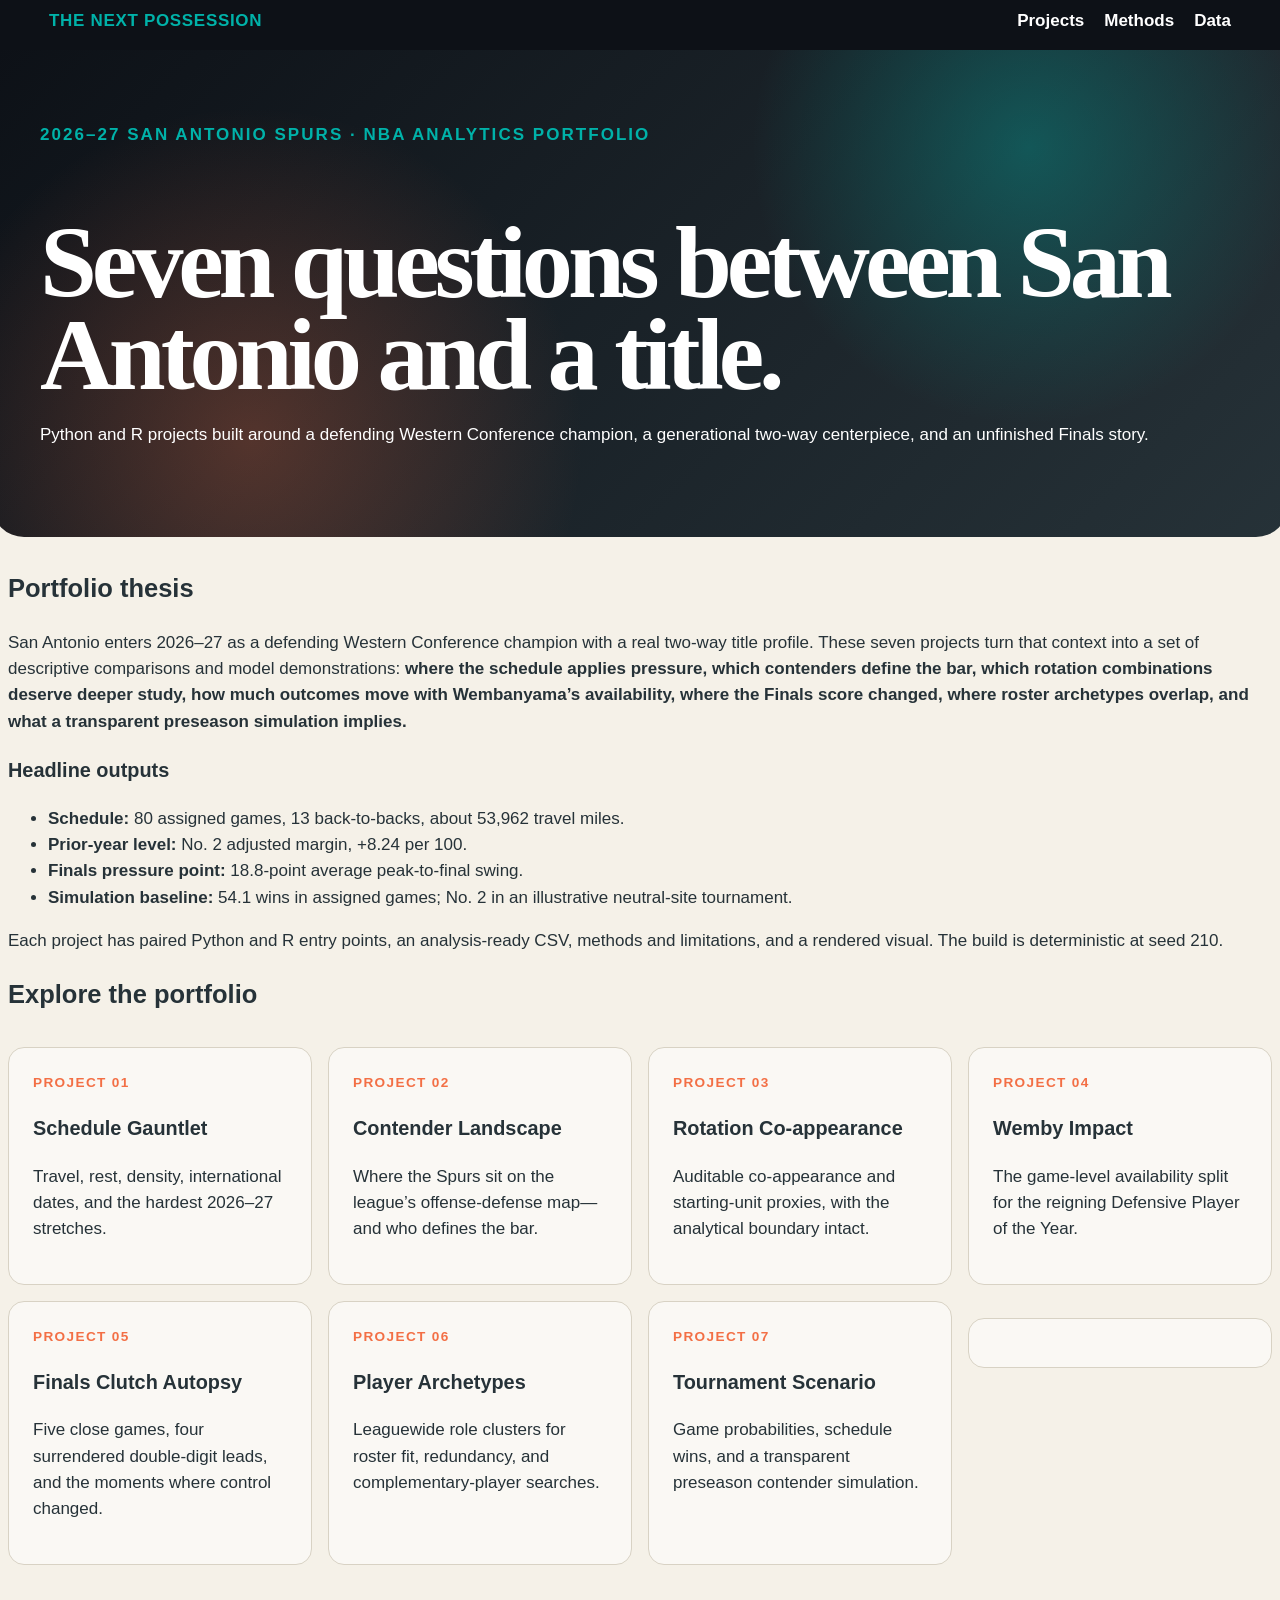
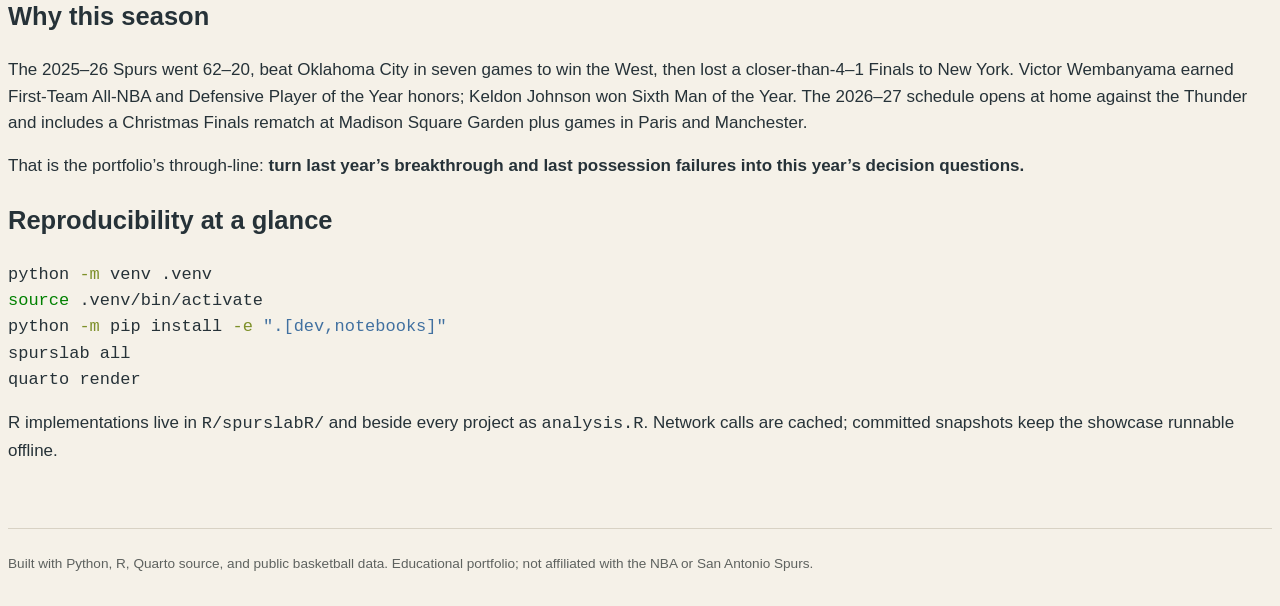
<file: docs/index.html>
<!DOCTYPE html>
<html xmlns="http://www.w3.org/1999/xhtml">
<head>
  <meta charset="utf-8" />
  <meta name="generator" content="pandoc 3.10" />
  <meta name="viewport" content="width=device-width, initial-scale=1.0, user-scalable=yes" />
  <title>The Next Possession</title>
  <style>
    /* Default styles provided by pandoc.
    ** See https://pandoc.org/MANUAL.html#variables-for-html for config info.
    */
    span.smallcaps{font-variant: small-caps;}
    div.columns{display: flex; gap: 1.5em;}
    div.column{flex: auto;}
    @media screen {
    div.columns{gap: min(4vw, 1.5em);}
    div.column{overflow-x: auto;}
    }
    div.hanging-indent{margin-left: 1.5em; text-indent: -1.5em;}
    /* The extra [class] is a hack that increases specificity enough to
       override a similar rule in reveal.js */
    ul.task-list[class]{list-style: none;}
    ul.task-list li input[type="checkbox"] {
      font-size: inherit;
      width: 0.8em;
      margin: 0 0.8em 0.2em -1.6em;
      vertical-align: middle;
    }
    .display.math{display: block; text-align: center; margin: 0.5rem auto;}
    /* CSS for syntax highlighting */
    html { -webkit-text-size-adjust: 100%; }
    pre > code.sourceCode { white-space: pre; position: relative; }
    pre > code.sourceCode > span { display: inline-block; line-height: 1.25; }
    pre > code.sourceCode > span:empty { height: 1.2em; }
    .sourceCode { overflow: visible; }
    code.sourceCode > span { color: inherit; text-decoration: inherit; }
    div.sourceCode { margin: 1em 0; }
    pre.sourceCode { margin: 0; }
    @media screen {
    div.sourceCode { overflow: auto; }
    }
    @media print {
    pre > code.sourceCode { white-space: pre-wrap; }
    pre > code.sourceCode > span { text-indent: -5em; padding-left: 5em; }
    }
    pre.numberSource code
      { counter-reset: source-line 0; }
    pre.numberSource code > span
      { position: relative; left: -4em; counter-increment: source-line; }
    pre.numberSource code > span > a:first-child::before
      { content: counter(source-line);
        position: relative; left: -1em; text-align: right; vertical-align: baseline;
        border: none; display: inline-block;
        -webkit-touch-callout: none; -webkit-user-select: none;
        -khtml-user-select: none; -moz-user-select: none;
        -ms-user-select: none; user-select: none;
        padding: 0 4px; width: 4em;
        color: #aaaaaa;
      }
    pre.numberSource { margin-left: 3em; border-left: 1px solid #aaaaaa;  padding-left: 4px; }
    div.sourceCode
      {   }
    @media screen {
    pre > code.sourceCode > span > a:first-child::before { text-decoration: underline; }
    }
    code span.al { color: #ff0000; font-weight: bold; } /* Alert */
    code span.an { color: #60a0b0; font-weight: bold; font-style: italic; } /* Annotation */
    code span.at { color: #7d9029; } /* Attribute */
    code span.bn { color: #40a070; } /* BaseN */
    code span.bu { color: #008000; } /* BuiltIn */
    code span.cf { color: #007020; font-weight: bold; } /* ControlFlow */
    code span.ch { color: #4070a0; } /* Char */
    code span.cn { color: #880000; } /* Constant */
    code span.co { color: #60a0b0; font-style: italic; } /* Comment */
    code span.cv { color: #60a0b0; font-weight: bold; font-style: italic; } /* CommentVar */
    code span.do { color: #ba2121; font-style: italic; } /* Documentation */
    code span.dt { color: #902000; } /* DataType */
    code span.dv { color: #40a070; } /* DecVal */
    code span.er { color: #ff0000; font-weight: bold; } /* Error */
    code span.ex { } /* Extension */
    code span.fl { color: #40a070; } /* Float */
    code span.fu { color: #06287e; } /* Function */
    code span.im { color: #008000; font-weight: bold; } /* Import */
    code span.in { color: #60a0b0; font-weight: bold; font-style: italic; } /* Information */
    code span.kw { color: #007020; font-weight: bold; } /* Keyword */
    code span.op { color: #666666; } /* Operator */
    code span.ot { color: #007020; } /* Other */
    code span.pp { color: #bc7a00; } /* Preprocessor */
    code span.sc { color: #4070a0; } /* SpecialChar */
    code span.ss { color: #bb6688; } /* SpecialString */
    code span.st { color: #4070a0; } /* String */
    code span.va { color: #19177c; } /* Variable */
    code span.vs { color: #4070a0; } /* VerbatimString */
    code span.wa { color: #60a0b0; font-weight: bold; font-style: italic; } /* Warning */
  </style>
  <link rel="stylesheet" href="assets/styles.css" />
</head>
<body>
<nav class="fallback-nav">
<a class="brand" href="index.html">THE NEXT POSSESSION</a>
<a href="index.html#explore-the-portfolio">Projects</a>
<a href="methodology.html">Methods</a>
<a href="data.html">Data</a>
</nav>
<div class="hero">
<div class="eyebrow">
2026–27 San Antonio Spurs · NBA analytics portfolio
</div>
<h1 id="seven-questions-between-san-antonio-and-a-title.">Seven
questions between San Antonio and a title.</h1>
<p>Python and R projects built around a defending Western Conference
champion, a generational two-way centerpiece, and an unfinished Finals
story.</p>
</div>
<h2 id="portfolio-thesis">Portfolio thesis</h2>
<p>San Antonio enters 2026–27 as a defending Western Conference champion
with a real two-way title profile. These seven projects turn that
context into a set of descriptive comparisons and model demonstrations:
<strong>where the schedule applies pressure, which contenders define the
bar, which rotation combinations deserve deeper study, how much outcomes
move with Wembanyama’s availability, where the Finals score changed,
where roster archetypes overlap, and what a transparent preseason
simulation implies.</strong></p>
<h3 id="headline-outputs">Headline outputs</h3>
<ul>
<li><strong>Schedule:</strong> 80 assigned games, 13 back-to-backs,
about 53,962 travel miles.</li>
<li><strong>Prior-year level:</strong> No. 2 adjusted margin, +8.24 per
100.</li>
<li><strong>Finals pressure point:</strong> 18.8-point average
peak-to-final swing.</li>
<li><strong>Simulation baseline:</strong> 54.1 wins in assigned games;
No. 2 in an illustrative neutral-site tournament.</li>
</ul>
<p>Each project has paired Python and R entry points, an analysis-ready
CSV, methods and limitations, and a rendered visual. The build is
deterministic at seed 210.</p>
<h2 id="explore-the-portfolio">Explore the portfolio</h2>
<div class="project-grid">
<a class="project-card" href="projects/01_schedule_gauntlet/index.html">
<div class="project-number">
PROJECT 01
</div>
<h3>
Schedule Gauntlet
</h3>
<p>
Travel, rest, density, international dates, and the hardest 2026–27
stretches.
</p>
</a>
<a class="project-card" href="projects/02_contender_landscape/index.html">
<div class="project-number">
PROJECT 02
</div>
<h3>
Contender Landscape
</h3>
<p>
Where the Spurs sit on the league’s offense-defense map—and who defines
the bar.
</p>
</a>
<a class="project-card" href="projects/03_rotation_chemistry/index.html">
<div class="project-number">
PROJECT 03
</div>
<h3>
Rotation Co-appearance
</h3>
<p>
Auditable co-appearance and starting-unit proxies, with the analytical
boundary intact.
</p>
</a> <a class="project-card" href="projects/04_wemby_impact/index.html">
<div class="project-number">
PROJECT 04
</div>
<h3>
Wemby Impact
</h3>
<p>
The game-level availability split for the reigning Defensive Player of
the Year.
</p>
</a>
<a class="project-card" href="projects/05_finals_clutch_autopsy/index.html">
<div class="project-number">
PROJECT 05
</div>
<h3>
Finals Clutch Autopsy
</h3>
<p>
Five close games, four surrendered double-digit leads, and the moments
where control changed.
</p>
</a>
<a class="project-card" href="projects/06_player_archetypes/index.html">
<div class="project-number">
PROJECT 06
</div>
<h3>
Player Archetypes
</h3>
<p>
Leaguewide role clusters for roster fit, redundancy, and
complementary-player searches.
</p>
</a> <a class="project-card" href="projects/07_title_odds/index.html">
<div class="project-number">
PROJECT 07
</div>
<h3>
Tournament Scenario
</h3>
<p>
Game probabilities, schedule wins, and a transparent preseason contender
simulation.
</p>
<p></a></p>
</div>
<h2 id="why-this-season">Why this season</h2>
<p>The 2025–26 Spurs went 62–20, beat Oklahoma City in seven games to
win the West, then lost a closer-than-4–1 Finals to New York. Victor
Wembanyama earned First-Team All-NBA and Defensive Player of the Year
honors; Keldon Johnson won Sixth Man of the Year. The 2026–27 schedule
opens at home against the Thunder and includes a Christmas Finals
rematch at Madison Square Garden plus games in Paris and Manchester.</p>
<p>That is the portfolio’s through-line: <strong>turn last year’s
breakthrough and last possession failures into this year’s decision
questions.</strong></p>
<h2 id="reproducibility-at-a-glance">Reproducibility at a glance</h2>
<div class="sourceCode" id="cb1"><pre
class="sourceCode bash"><code class="sourceCode bash"><span id="cb1-1"><a href="#cb1-1" aria-hidden="true" tabindex="-1"></a><span class="ex">python</span> <span class="at">-m</span> venv .venv</span>
<span id="cb1-2"><a href="#cb1-2" aria-hidden="true" tabindex="-1"></a><span class="bu">source</span> .venv/bin/activate</span>
<span id="cb1-3"><a href="#cb1-3" aria-hidden="true" tabindex="-1"></a><span class="ex">python</span> <span class="at">-m</span> pip install <span class="at">-e</span> <span class="st">&quot;.[dev,notebooks]&quot;</span></span>
<span id="cb1-4"><a href="#cb1-4" aria-hidden="true" tabindex="-1"></a><span class="ex">spurslab</span> all</span>
<span id="cb1-5"><a href="#cb1-5" aria-hidden="true" tabindex="-1"></a><span class="ex">quarto</span> render</span></code></pre></div>
<p>R implementations live in <code>R/spurslabR/</code> and beside every
project as <code>analysis.R</code>. Network calls are cached; committed
snapshots keep the showcase runnable offline.</p>
<footer class="fallback-footer">Built with Python, R, Quarto source, and public basketball data. Educational portfolio; not affiliated with the NBA or San Antonio Spurs.</footer>
</body>
</html>
</file>
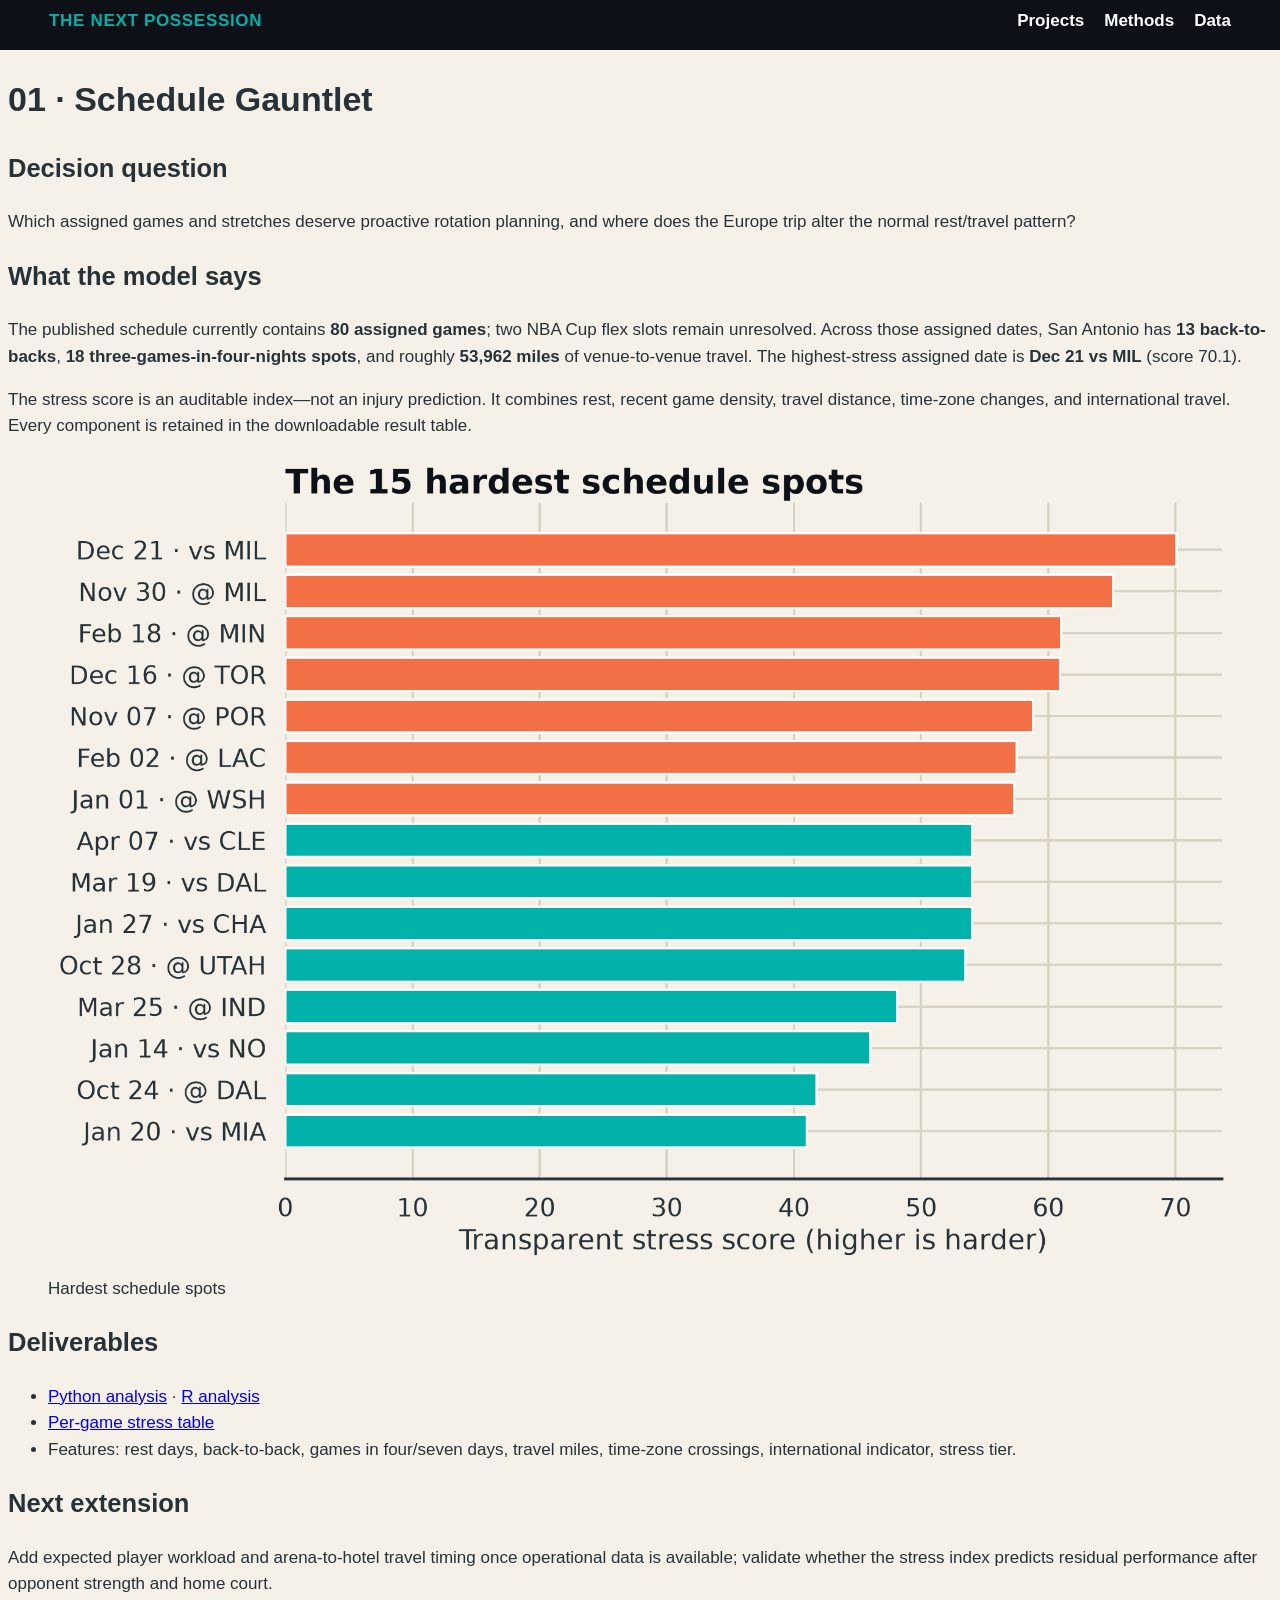
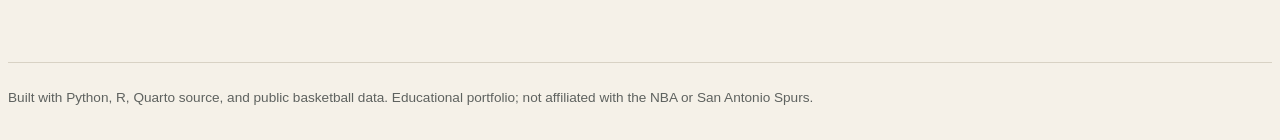
<file: docs/projects/01_schedule_gauntlet/index.html>
<!DOCTYPE html>
<html xmlns="http://www.w3.org/1999/xhtml">
<head>
  <meta charset="utf-8" />
  <meta name="generator" content="pandoc 3.10" />
  <meta name="viewport" content="width=device-width, initial-scale=1.0, user-scalable=yes" />
  <title>01 · Schedule Gauntlet</title>
  <style>
    /* Default styles provided by pandoc.
    ** See https://pandoc.org/MANUAL.html#variables-for-html for config info.
    */
    span.smallcaps{font-variant: small-caps;}
    div.columns{display: flex; gap: 1.5em;}
    div.column{flex: auto;}
    @media screen {
    div.columns{gap: min(4vw, 1.5em);}
    div.column{overflow-x: auto;}
    }
    div.hanging-indent{margin-left: 1.5em; text-indent: -1.5em;}
    /* The extra [class] is a hack that increases specificity enough to
       override a similar rule in reveal.js */
    ul.task-list[class]{list-style: none;}
    ul.task-list li input[type="checkbox"] {
      font-size: inherit;
      width: 0.8em;
      margin: 0 0.8em 0.2em -1.6em;
      vertical-align: middle;
    }
    .display.math{display: block; text-align: center; margin: 0.5rem auto;}
  </style>
  <link rel="stylesheet" href="../../assets/styles.css" />
</head>
<body>
<nav class="fallback-nav">
<a class="brand" href="../../index.html">THE NEXT POSSESSION</a>
<a href="../../index.html#explore-the-portfolio">Projects</a>
<a href="../../methodology.html">Methods</a>
<a href="../../data.html">Data</a>
</nav>
<h1 id="schedule-gauntlet">01 · Schedule Gauntlet</h1>
<h2 id="decision-question">Decision question</h2>
<p>Which assigned games and stretches deserve proactive rotation
planning, and where does the Europe trip alter the normal rest/travel
pattern?</p>
<h2 id="what-the-model-says">What the model says</h2>
<p>The published schedule currently contains <strong>80 assigned
games</strong>; two NBA Cup flex slots remain unresolved. Across those
assigned dates, San Antonio has <strong>13 back-to-backs</strong>,
<strong>18 three-games-in-four-nights spots</strong>, and roughly
<strong>53,962 miles</strong> of venue-to-venue travel. The
highest-stress assigned date is <strong>Dec 21 vs MIL</strong> (score
70.1).</p>
<p>The stress score is an auditable index—not an injury prediction. It
combines rest, recent game density, travel distance, time-zone changes,
and international travel. Every component is retained in the
downloadable result table.</p>
<figure>
<img src="../../assets/01_schedule_stress.png"
alt="Hardest schedule spots" />
<figcaption aria-hidden="true">Hardest schedule spots</figcaption>
</figure>
<h2 id="deliverables">Deliverables</h2>
<ul>
<li><a href="analysis.py">Python analysis</a> · <a href="analysis.R">R
analysis</a></li>
<li><a href="schedule_stress.csv">Per-game stress table</a></li>
<li>Features: rest days, back-to-back, games in four/seven days, travel
miles, time-zone crossings, international indicator, stress tier.</li>
</ul>
<h2 id="next-extension">Next extension</h2>
<p>Add expected player workload and arena-to-hotel travel timing once
operational data is available; validate whether the stress index
predicts residual performance after opponent strength and home
court.</p>
<footer class="fallback-footer">Built with Python, R, Quarto source, and public basketball data. Educational portfolio; not affiliated with the NBA or San Antonio Spurs.</footer>
</body>
</html>
</file>
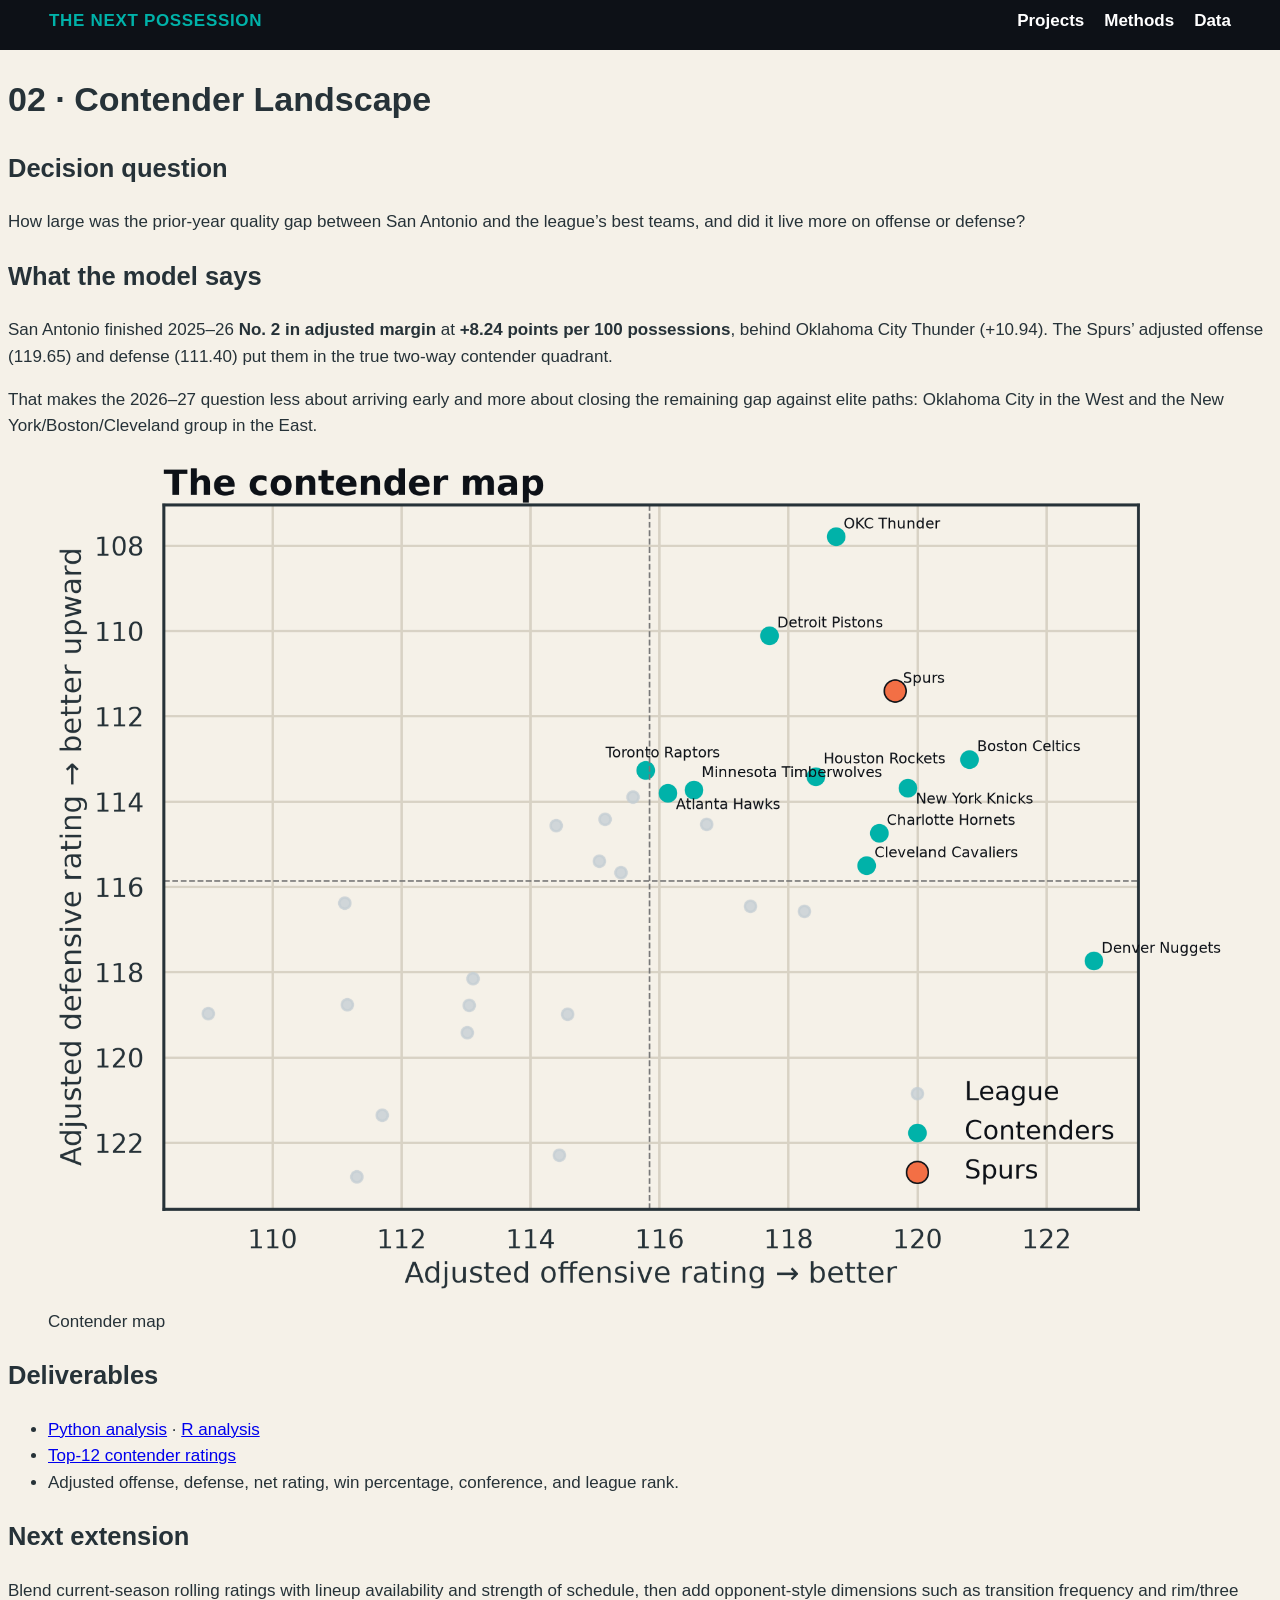
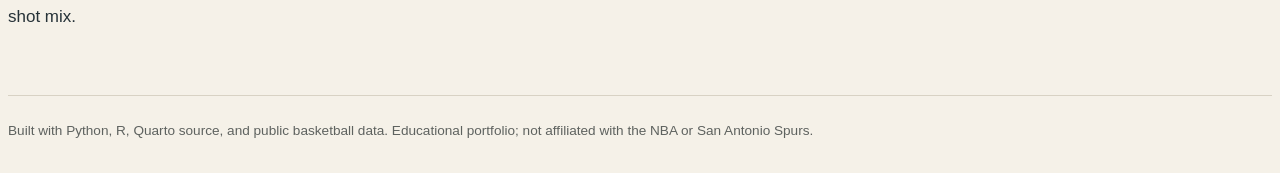
<file: docs/projects/02_contender_landscape/index.html>
<!DOCTYPE html>
<html xmlns="http://www.w3.org/1999/xhtml">
<head>
  <meta charset="utf-8" />
  <meta name="generator" content="pandoc 3.10" />
  <meta name="viewport" content="width=device-width, initial-scale=1.0, user-scalable=yes" />
  <title>02 · Contender Landscape</title>
  <style>
    /* Default styles provided by pandoc.
    ** See https://pandoc.org/MANUAL.html#variables-for-html for config info.
    */
    span.smallcaps{font-variant: small-caps;}
    div.columns{display: flex; gap: 1.5em;}
    div.column{flex: auto;}
    @media screen {
    div.columns{gap: min(4vw, 1.5em);}
    div.column{overflow-x: auto;}
    }
    div.hanging-indent{margin-left: 1.5em; text-indent: -1.5em;}
    /* The extra [class] is a hack that increases specificity enough to
       override a similar rule in reveal.js */
    ul.task-list[class]{list-style: none;}
    ul.task-list li input[type="checkbox"] {
      font-size: inherit;
      width: 0.8em;
      margin: 0 0.8em 0.2em -1.6em;
      vertical-align: middle;
    }
    .display.math{display: block; text-align: center; margin: 0.5rem auto;}
  </style>
  <link rel="stylesheet" href="../../assets/styles.css" />
</head>
<body>
<nav class="fallback-nav">
<a class="brand" href="../../index.html">THE NEXT POSSESSION</a>
<a href="../../index.html#explore-the-portfolio">Projects</a>
<a href="../../methodology.html">Methods</a>
<a href="../../data.html">Data</a>
</nav>
<h1 id="contender-landscape">02 · Contender Landscape</h1>
<h2 id="decision-question">Decision question</h2>
<p>How large was the prior-year quality gap between San Antonio and the
league’s best teams, and did it live more on offense or defense?</p>
<h2 id="what-the-model-says">What the model says</h2>
<p>San Antonio finished 2025–26 <strong>No. 2 in adjusted
margin</strong> at <strong>+8.24 points per 100 possessions</strong>,
behind Oklahoma City Thunder (+10.94). The Spurs’ adjusted offense
(119.65) and defense (111.40) put them in the true two-way contender
quadrant.</p>
<p>That makes the 2026–27 question less about arriving early and more
about closing the remaining gap against elite paths: Oklahoma City in
the West and the New York/Boston/Cleveland group in the East.</p>
<figure>
<img src="../../assets/02_contender_landscape.png"
alt="Contender map" />
<figcaption aria-hidden="true">Contender map</figcaption>
</figure>
<h2 id="deliverables">Deliverables</h2>
<ul>
<li><a href="analysis.py">Python analysis</a> · <a href="analysis.R">R
analysis</a></li>
<li><a href="contender_ratings.csv">Top-12 contender ratings</a></li>
<li>Adjusted offense, defense, net rating, win percentage, conference,
and league rank.</li>
</ul>
<h2 id="next-extension">Next extension</h2>
<p>Blend current-season rolling ratings with lineup availability and
strength of schedule, then add opponent-style dimensions such as
transition frequency and rim/three shot mix.</p>
<footer class="fallback-footer">Built with Python, R, Quarto source, and public basketball data. Educational portfolio; not affiliated with the NBA or San Antonio Spurs.</footer>
</body>
</html>
</file>
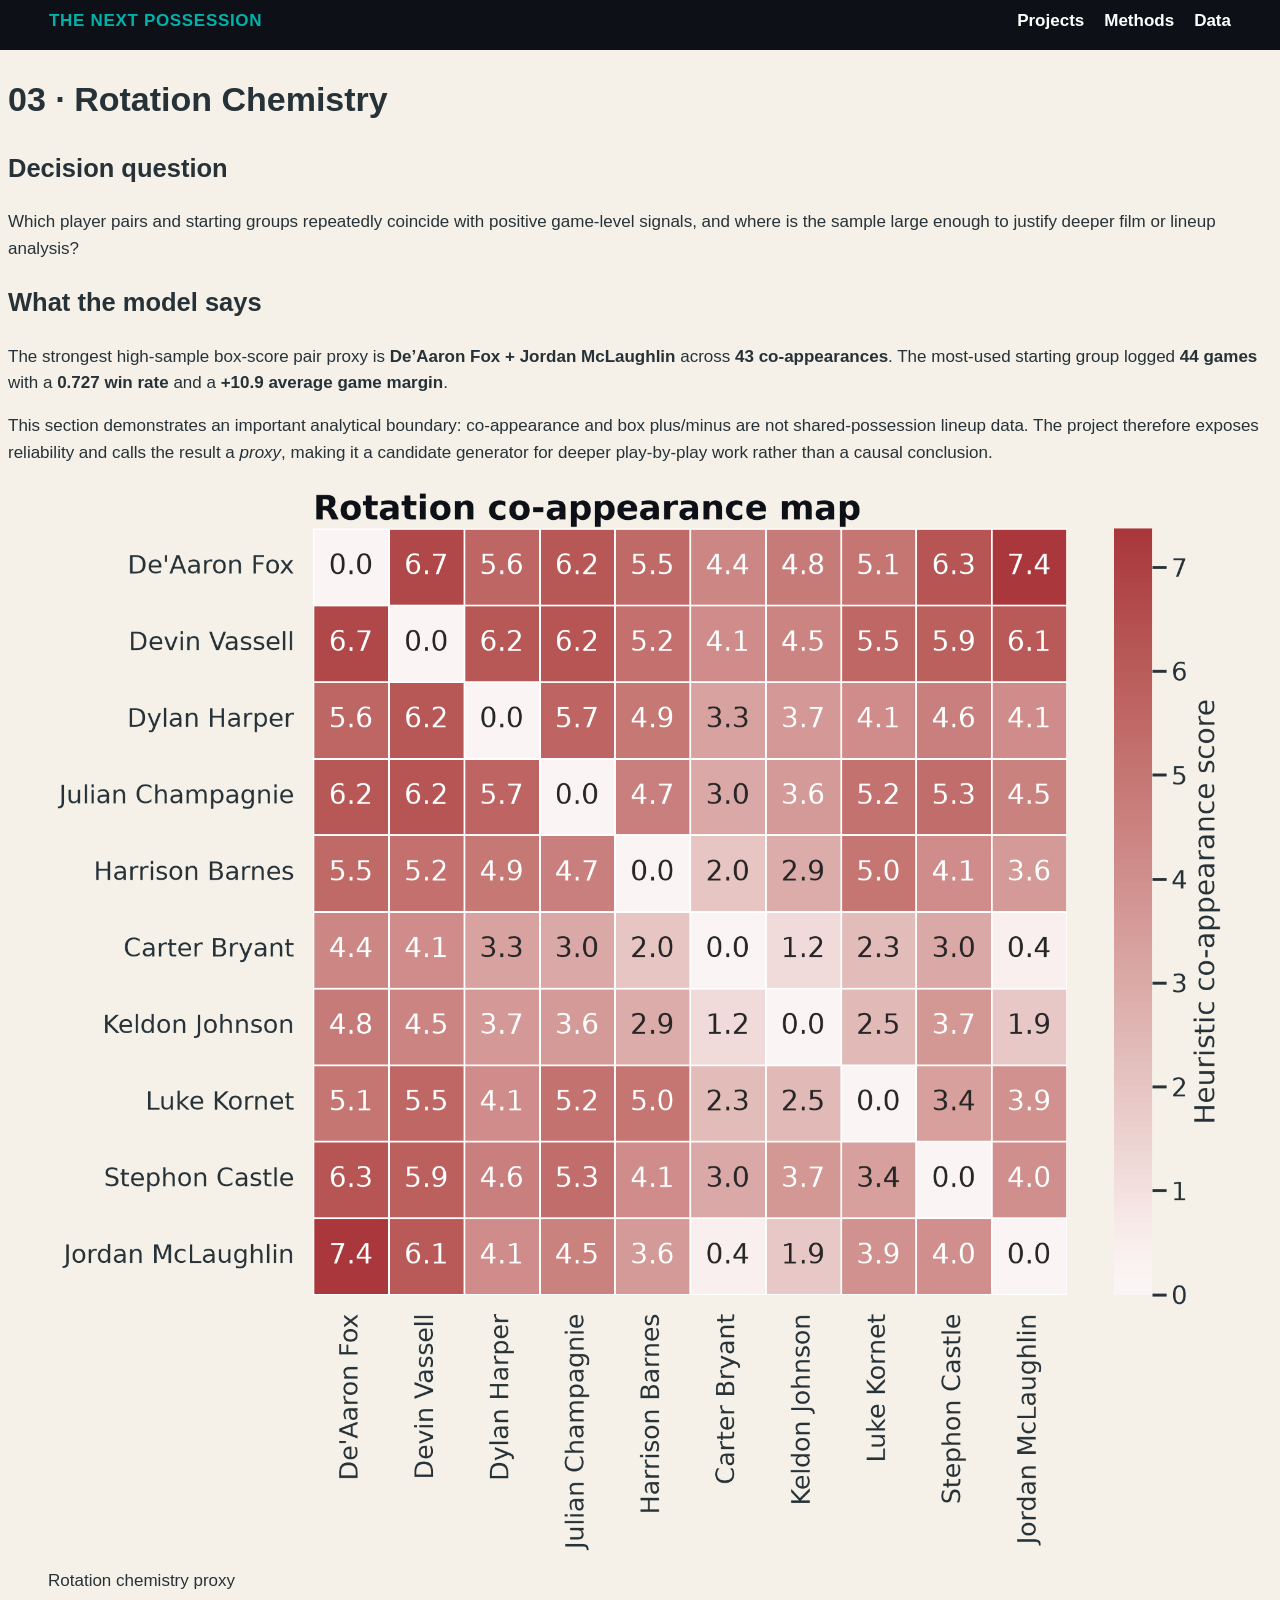
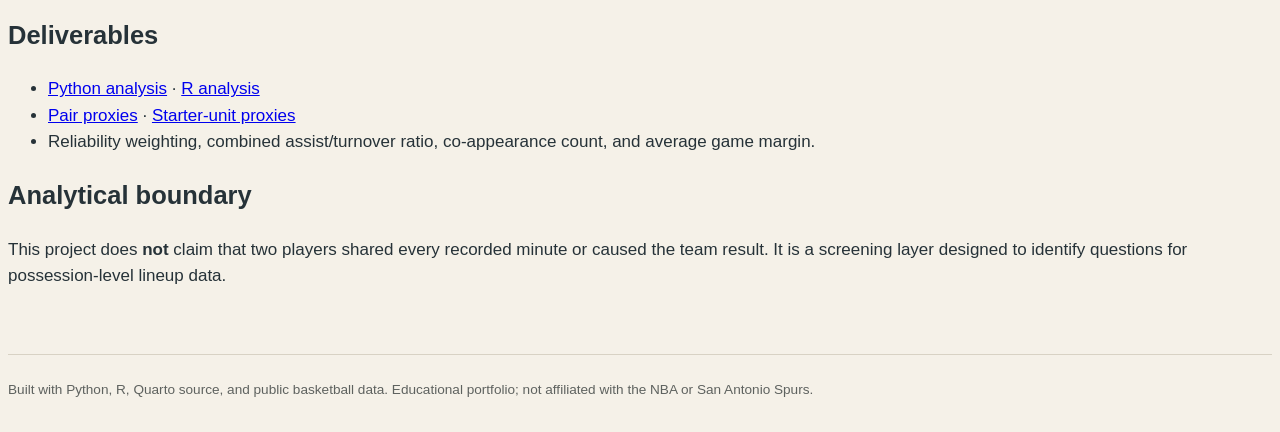
<file: docs/projects/03_rotation_chemistry/index.html>
<!DOCTYPE html>
<html xmlns="http://www.w3.org/1999/xhtml">
<head>
  <meta charset="utf-8" />
  <meta name="generator" content="pandoc 3.10" />
  <meta name="viewport" content="width=device-width, initial-scale=1.0, user-scalable=yes" />
  <title>03 · Rotation Chemistry</title>
  <style>
    /* Default styles provided by pandoc.
    ** See https://pandoc.org/MANUAL.html#variables-for-html for config info.
    */
    span.smallcaps{font-variant: small-caps;}
    div.columns{display: flex; gap: 1.5em;}
    div.column{flex: auto;}
    @media screen {
    div.columns{gap: min(4vw, 1.5em);}
    div.column{overflow-x: auto;}
    }
    div.hanging-indent{margin-left: 1.5em; text-indent: -1.5em;}
    /* The extra [class] is a hack that increases specificity enough to
       override a similar rule in reveal.js */
    ul.task-list[class]{list-style: none;}
    ul.task-list li input[type="checkbox"] {
      font-size: inherit;
      width: 0.8em;
      margin: 0 0.8em 0.2em -1.6em;
      vertical-align: middle;
    }
    .display.math{display: block; text-align: center; margin: 0.5rem auto;}
  </style>
  <link rel="stylesheet" href="../../assets/styles.css" />
</head>
<body>
<nav class="fallback-nav">
<a class="brand" href="../../index.html">THE NEXT POSSESSION</a>
<a href="../../index.html#explore-the-portfolio">Projects</a>
<a href="../../methodology.html">Methods</a>
<a href="../../data.html">Data</a>
</nav>
<h1 id="rotation-chemistry">03 · Rotation Chemistry</h1>
<h2 id="decision-question">Decision question</h2>
<p>Which player pairs and starting groups repeatedly coincide with
positive game-level signals, and where is the sample large enough to
justify deeper film or lineup analysis?</p>
<h2 id="what-the-model-says">What the model says</h2>
<p>The strongest high-sample box-score pair proxy is <strong>De’Aaron
Fox + Jordan McLaughlin</strong> across <strong>43
co-appearances</strong>. The most-used starting group logged <strong>44
games</strong> with a <strong>0.727 win rate</strong> and a
<strong>+10.9 average game margin</strong>.</p>
<p>This section demonstrates an important analytical boundary:
co-appearance and box plus/minus are not shared-possession lineup data.
The project therefore exposes reliability and calls the result a
<em>proxy</em>, making it a candidate generator for deeper play-by-play
work rather than a causal conclusion.</p>
<figure>
<img src="../../assets/03_rotation_chemistry.png"
alt="Rotation chemistry proxy" />
<figcaption aria-hidden="true">Rotation chemistry proxy</figcaption>
</figure>
<h2 id="deliverables">Deliverables</h2>
<ul>
<li><a href="analysis.py">Python analysis</a> · <a href="analysis.R">R
analysis</a></li>
<li><a href="pair_chemistry_proxies.csv">Pair proxies</a> · <a
href="starter_unit_proxies.csv">Starter-unit proxies</a></li>
<li>Reliability weighting, combined assist/turnover ratio, co-appearance
count, and average game margin.</li>
</ul>
<h2 id="analytical-boundary">Analytical boundary</h2>
<p>This project does <strong>not</strong> claim that two players shared
every recorded minute or caused the team result. It is a screening layer
designed to identify questions for possession-level lineup data.</p>
<footer class="fallback-footer">Built with Python, R, Quarto source, and public basketball data. Educational portfolio; not affiliated with the NBA or San Antonio Spurs.</footer>
</body>
</html>
</file>
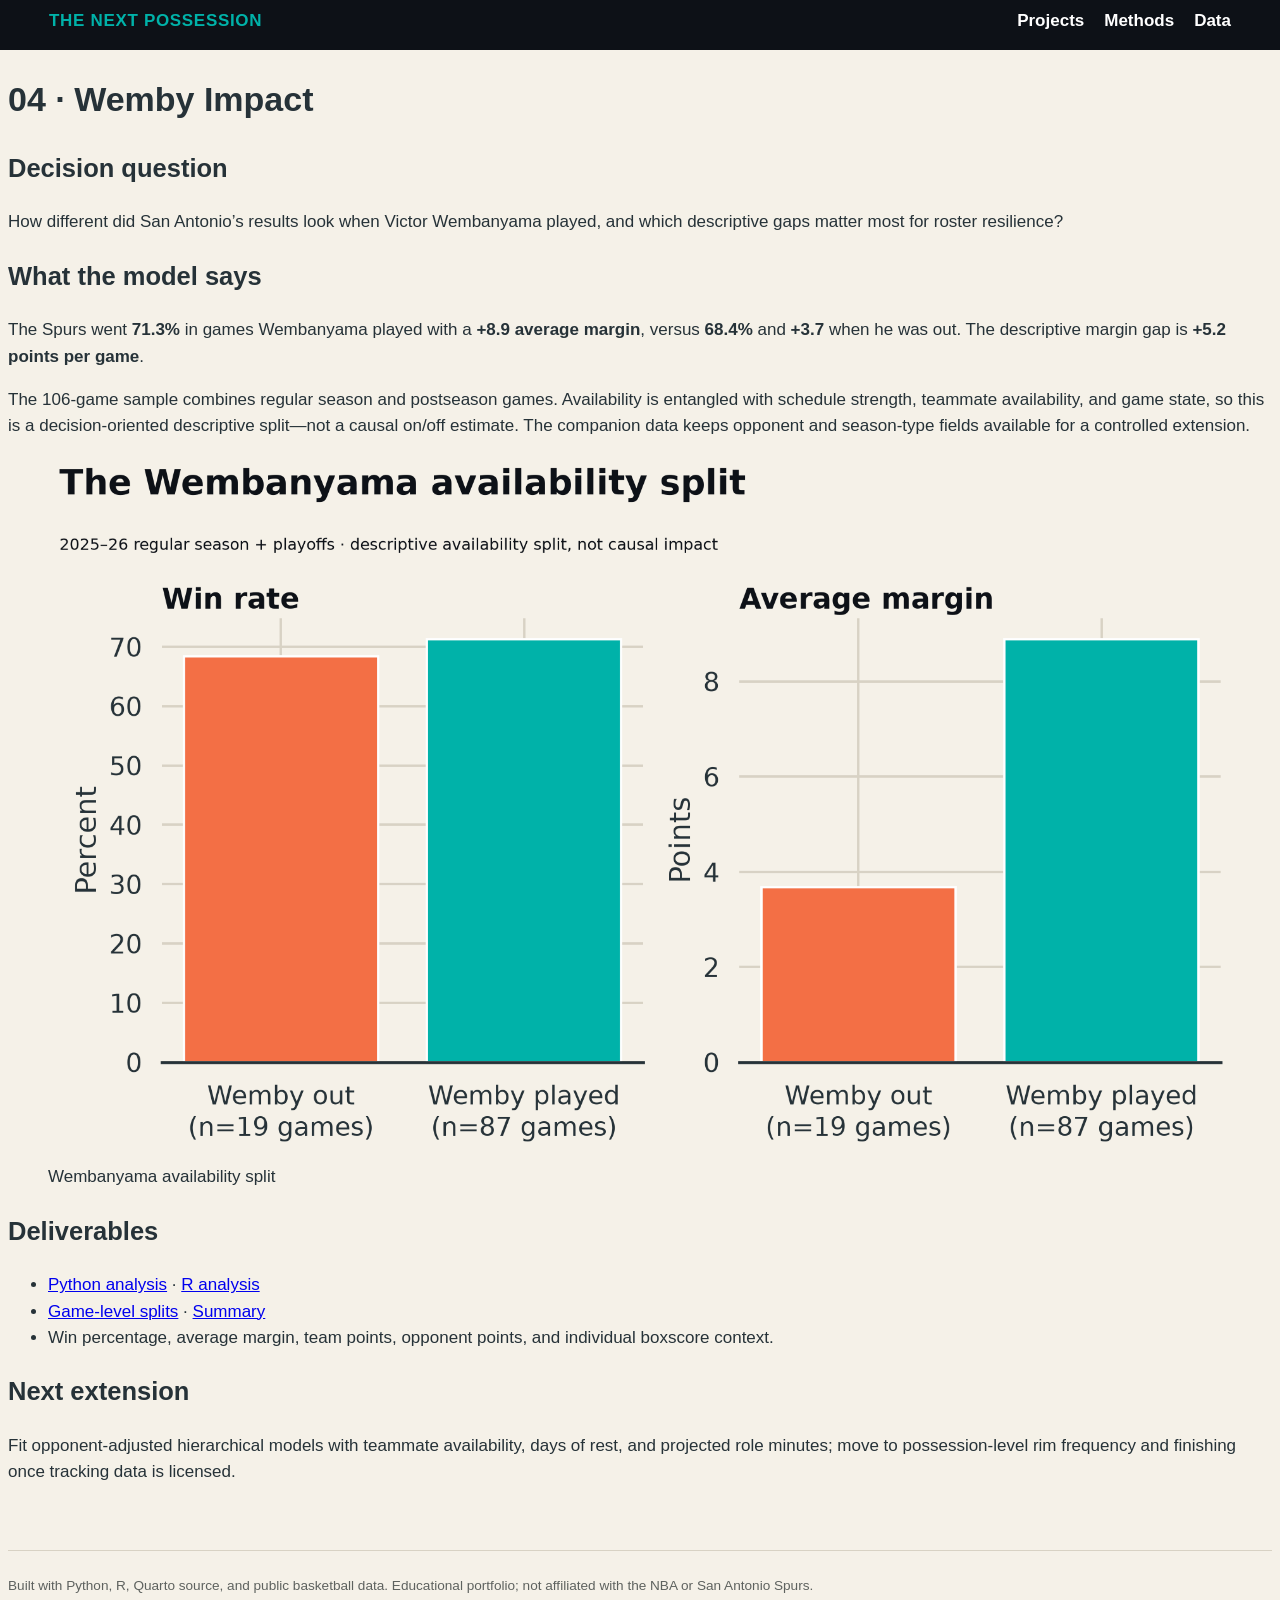
<file: docs/projects/04_wemby_impact/index.html>
<!DOCTYPE html>
<html xmlns="http://www.w3.org/1999/xhtml">
<head>
  <meta charset="utf-8" />
  <meta name="generator" content="pandoc 3.10" />
  <meta name="viewport" content="width=device-width, initial-scale=1.0, user-scalable=yes" />
  <title>04 · Wemby Impact</title>
  <style>
    /* Default styles provided by pandoc.
    ** See https://pandoc.org/MANUAL.html#variables-for-html for config info.
    */
    span.smallcaps{font-variant: small-caps;}
    div.columns{display: flex; gap: 1.5em;}
    div.column{flex: auto;}
    @media screen {
    div.columns{gap: min(4vw, 1.5em);}
    div.column{overflow-x: auto;}
    }
    div.hanging-indent{margin-left: 1.5em; text-indent: -1.5em;}
    /* The extra [class] is a hack that increases specificity enough to
       override a similar rule in reveal.js */
    ul.task-list[class]{list-style: none;}
    ul.task-list li input[type="checkbox"] {
      font-size: inherit;
      width: 0.8em;
      margin: 0 0.8em 0.2em -1.6em;
      vertical-align: middle;
    }
    .display.math{display: block; text-align: center; margin: 0.5rem auto;}
  </style>
  <link rel="stylesheet" href="../../assets/styles.css" />
</head>
<body>
<nav class="fallback-nav">
<a class="brand" href="../../index.html">THE NEXT POSSESSION</a>
<a href="../../index.html#explore-the-portfolio">Projects</a>
<a href="../../methodology.html">Methods</a>
<a href="../../data.html">Data</a>
</nav>
<h1 id="wemby-impact">04 · Wemby Impact</h1>
<h2 id="decision-question">Decision question</h2>
<p>How different did San Antonio’s results look when Victor Wembanyama
played, and which descriptive gaps matter most for roster
resilience?</p>
<h2 id="what-the-model-says">What the model says</h2>
<p>The Spurs went <strong>71.3%</strong> in games Wembanyama played with
a <strong>+8.9 average margin</strong>, versus <strong>68.4%</strong>
and <strong>+3.7</strong> when he was out. The descriptive margin gap is
<strong>+5.2 points per game</strong>.</p>
<p>The 106-game sample combines regular season and postseason games.
Availability is entangled with schedule strength, teammate availability,
and game state, so this is a decision-oriented descriptive split—not a
causal on/off estimate. The companion data keeps opponent and
season-type fields available for a controlled extension.</p>
<figure>
<img src="../../assets/04_wemby_impact.png"
alt="Wembanyama availability split" />
<figcaption aria-hidden="true">Wembanyama availability
split</figcaption>
</figure>
<h2 id="deliverables">Deliverables</h2>
<ul>
<li><a href="analysis.py">Python analysis</a> · <a href="analysis.R">R
analysis</a></li>
<li><a href="wemby_game_splits.csv">Game-level splits</a> · <a
href="wemby_impact_summary.csv">Summary</a></li>
<li>Win percentage, average margin, team points, opponent points, and
individual boxscore context.</li>
</ul>
<h2 id="next-extension">Next extension</h2>
<p>Fit opponent-adjusted hierarchical models with teammate availability,
days of rest, and projected role minutes; move to possession-level rim
frequency and finishing once tracking data is licensed.</p>
<footer class="fallback-footer">Built with Python, R, Quarto source, and public basketball data. Educational portfolio; not affiliated with the NBA or San Antonio Spurs.</footer>
</body>
</html>
</file>
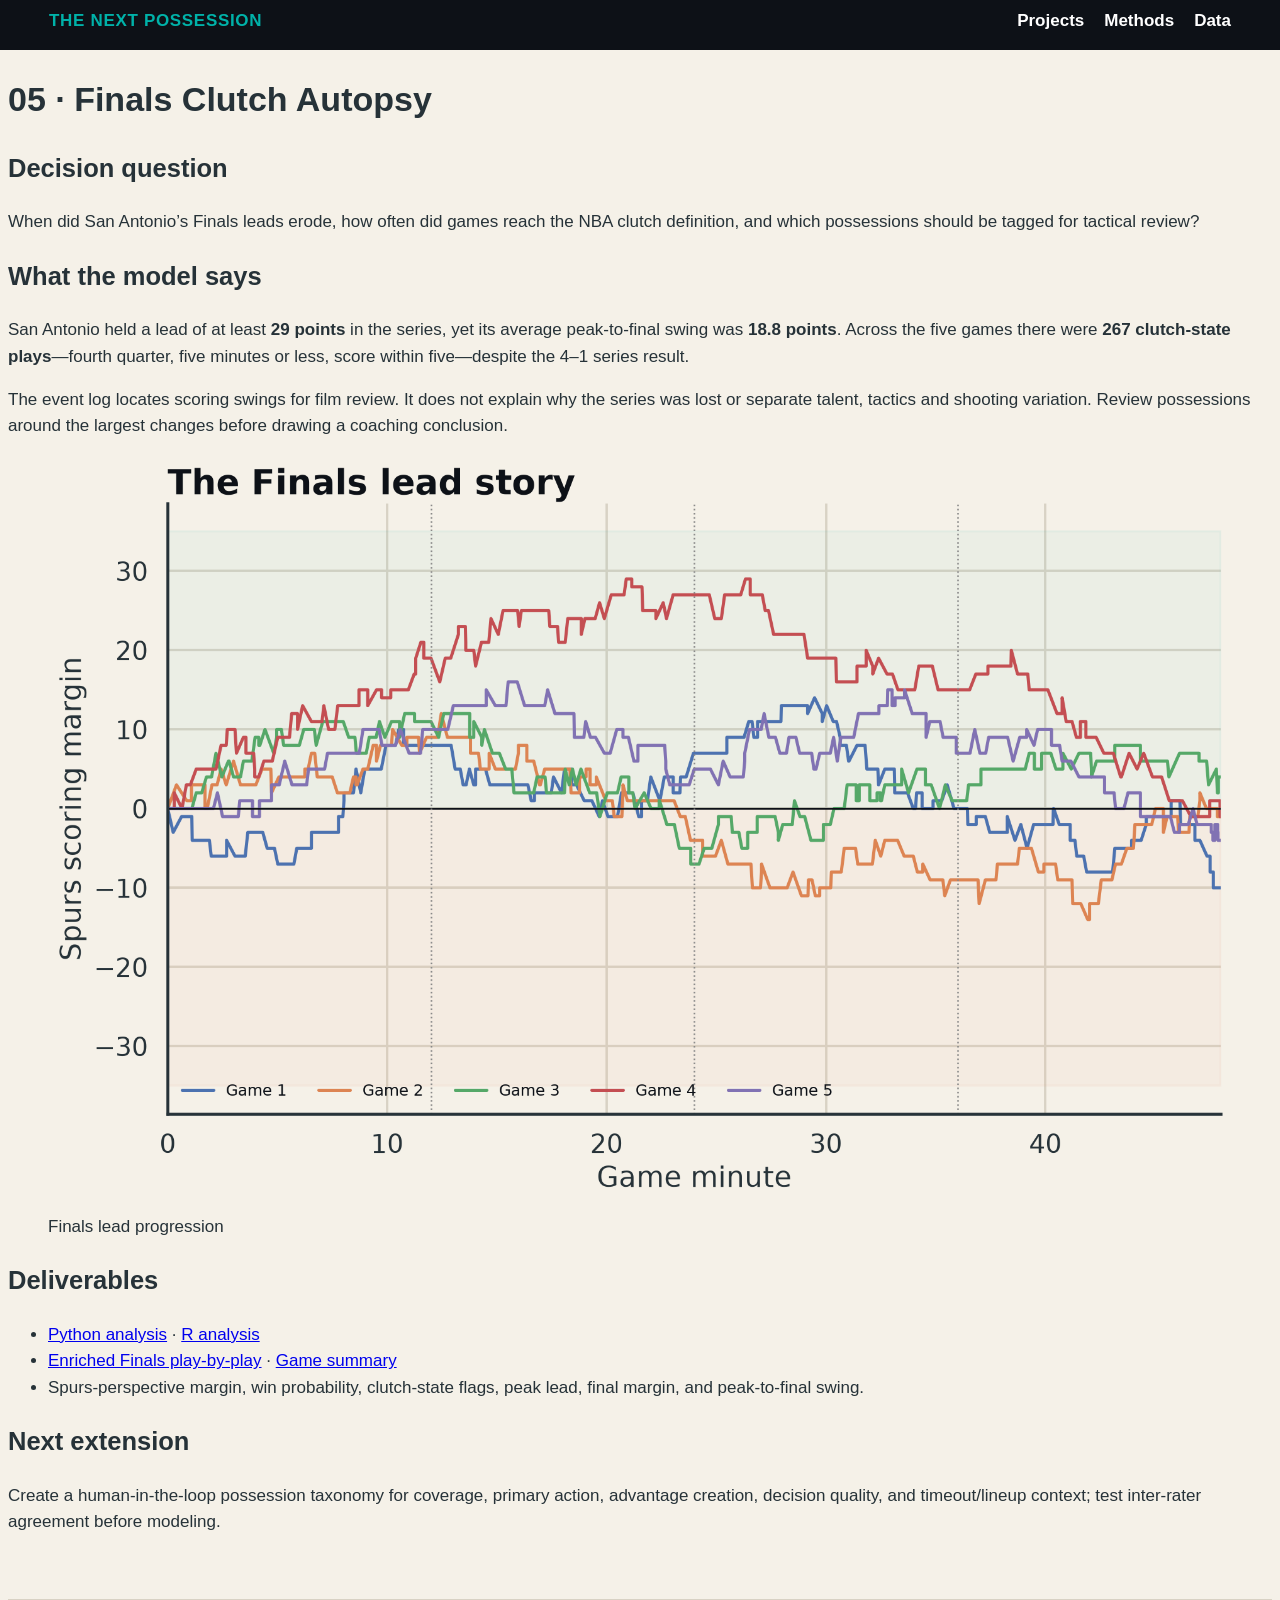
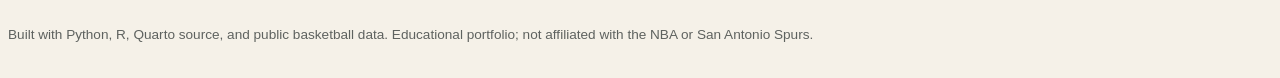
<file: docs/projects/05_finals_clutch_autopsy/index.html>
<!DOCTYPE html>
<html xmlns="http://www.w3.org/1999/xhtml">
<head>
  <meta charset="utf-8" />
  <meta name="generator" content="pandoc 3.10" />
  <meta name="viewport" content="width=device-width, initial-scale=1.0, user-scalable=yes" />
  <title>05 · Finals Clutch Autopsy</title>
  <style>
    /* Default styles provided by pandoc.
    ** See https://pandoc.org/MANUAL.html#variables-for-html for config info.
    */
    span.smallcaps{font-variant: small-caps;}
    div.columns{display: flex; gap: 1.5em;}
    div.column{flex: auto;}
    @media screen {
    div.columns{gap: min(4vw, 1.5em);}
    div.column{overflow-x: auto;}
    }
    div.hanging-indent{margin-left: 1.5em; text-indent: -1.5em;}
    /* The extra [class] is a hack that increases specificity enough to
       override a similar rule in reveal.js */
    ul.task-list[class]{list-style: none;}
    ul.task-list li input[type="checkbox"] {
      font-size: inherit;
      width: 0.8em;
      margin: 0 0.8em 0.2em -1.6em;
      vertical-align: middle;
    }
    .display.math{display: block; text-align: center; margin: 0.5rem auto;}
  </style>
  <link rel="stylesheet" href="../../assets/styles.css" />
</head>
<body>
<nav class="fallback-nav">
<a class="brand" href="../../index.html">THE NEXT POSSESSION</a>
<a href="../../index.html#explore-the-portfolio">Projects</a>
<a href="../../methodology.html">Methods</a>
<a href="../../data.html">Data</a>
</nav>
<h1 id="finals-clutch-autopsy">05 · Finals Clutch Autopsy</h1>
<h2 id="decision-question">Decision question</h2>
<p>When did San Antonio’s Finals leads erode, how often did games reach
the NBA clutch definition, and which possessions should be tagged for
tactical review?</p>
<h2 id="what-the-model-says">What the model says</h2>
<p>San Antonio held a lead of at least <strong>29 points</strong> in the
series, yet its average peak-to-final swing was <strong>18.8
points</strong>. Across the five games there were <strong>267
clutch-state plays</strong>—fourth quarter, five minutes or less, score
within five—despite the 4–1 series result.</p>
<p>The event log locates scoring swings for film review. It does not
explain why the series was lost or separate talent, tactics and shooting
variation. Review possessions around the largest changes before drawing
a coaching conclusion.</p>
<figure>
<img src="../../assets/05_finals_leads.png"
alt="Finals lead progression" />
<figcaption aria-hidden="true">Finals lead progression</figcaption>
</figure>
<h2 id="deliverables">Deliverables</h2>
<ul>
<li><a href="analysis.py">Python analysis</a> · <a href="analysis.R">R
analysis</a></li>
<li><a href="finals_play_by_play_enriched.csv">Enriched Finals
play-by-play</a> · <a href="finals_lead_summary.csv">Game
summary</a></li>
<li>Spurs-perspective margin, win probability, clutch-state flags, peak
lead, final margin, and peak-to-final swing.</li>
</ul>
<h2 id="next-extension">Next extension</h2>
<p>Create a human-in-the-loop possession taxonomy for coverage, primary
action, advantage creation, decision quality, and timeout/lineup
context; test inter-rater agreement before modeling.</p>
<footer class="fallback-footer">Built with Python, R, Quarto source, and public basketball data. Educational portfolio; not affiliated with the NBA or San Antonio Spurs.</footer>
</body>
</html>
</file>
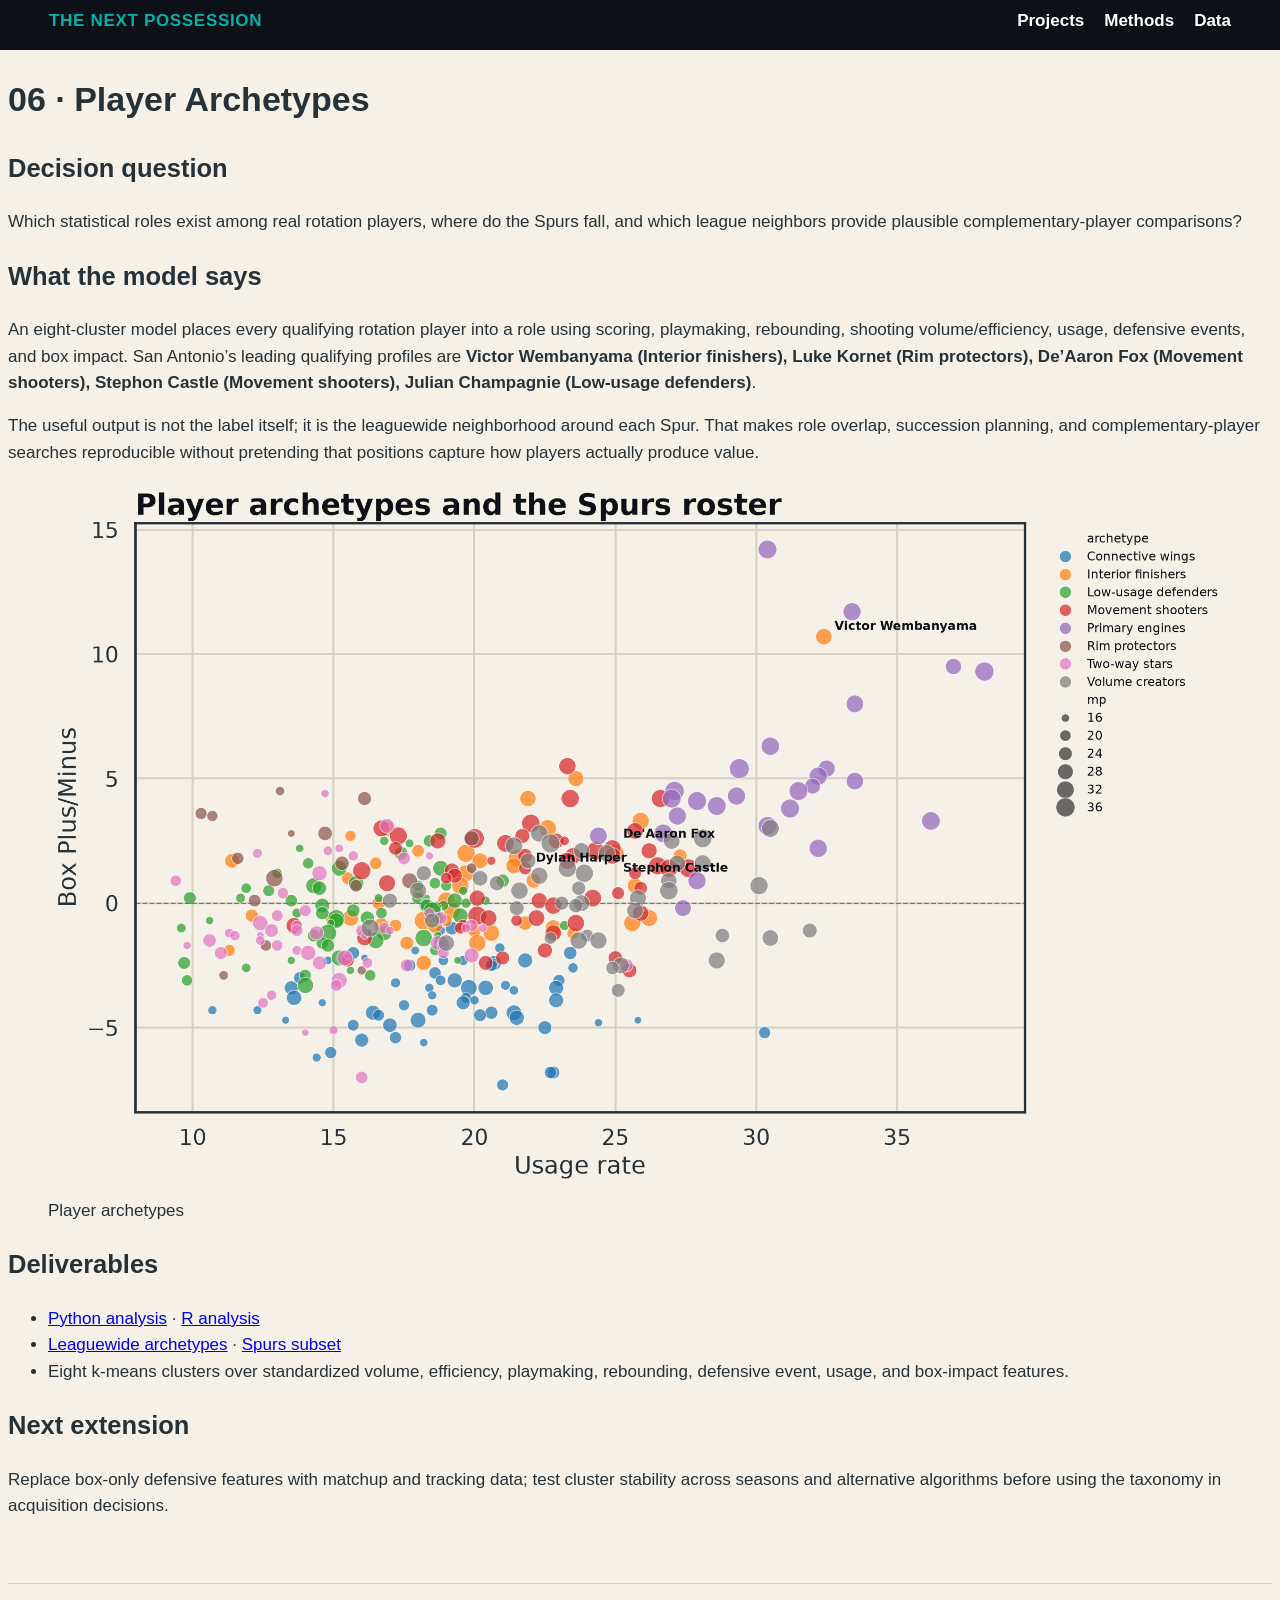
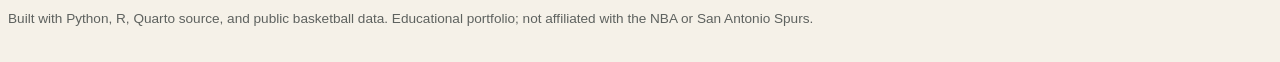
<file: docs/projects/06_player_archetypes/index.html>
<!DOCTYPE html>
<html xmlns="http://www.w3.org/1999/xhtml">
<head>
  <meta charset="utf-8" />
  <meta name="generator" content="pandoc 3.10" />
  <meta name="viewport" content="width=device-width, initial-scale=1.0, user-scalable=yes" />
  <title>06 · Player Archetypes</title>
  <style>
    /* Default styles provided by pandoc.
    ** See https://pandoc.org/MANUAL.html#variables-for-html for config info.
    */
    span.smallcaps{font-variant: small-caps;}
    div.columns{display: flex; gap: 1.5em;}
    div.column{flex: auto;}
    @media screen {
    div.columns{gap: min(4vw, 1.5em);}
    div.column{overflow-x: auto;}
    }
    div.hanging-indent{margin-left: 1.5em; text-indent: -1.5em;}
    /* The extra [class] is a hack that increases specificity enough to
       override a similar rule in reveal.js */
    ul.task-list[class]{list-style: none;}
    ul.task-list li input[type="checkbox"] {
      font-size: inherit;
      width: 0.8em;
      margin: 0 0.8em 0.2em -1.6em;
      vertical-align: middle;
    }
    .display.math{display: block; text-align: center; margin: 0.5rem auto;}
  </style>
  <link rel="stylesheet" href="../../assets/styles.css" />
</head>
<body>
<nav class="fallback-nav">
<a class="brand" href="../../index.html">THE NEXT POSSESSION</a>
<a href="../../index.html#explore-the-portfolio">Projects</a>
<a href="../../methodology.html">Methods</a>
<a href="../../data.html">Data</a>
</nav>
<h1 id="player-archetypes">06 · Player Archetypes</h1>
<h2 id="decision-question">Decision question</h2>
<p>Which statistical roles exist among real rotation players, where do
the Spurs fall, and which league neighbors provide plausible
complementary-player comparisons?</p>
<h2 id="what-the-model-says">What the model says</h2>
<p>An eight-cluster model places every qualifying rotation player into a
role using scoring, playmaking, rebounding, shooting volume/efficiency,
usage, defensive events, and box impact. San Antonio’s leading
qualifying profiles are <strong>Victor Wembanyama (Interior finishers),
Luke Kornet (Rim protectors), De’Aaron Fox (Movement shooters), Stephon
Castle (Movement shooters), Julian Champagnie (Low-usage
defenders)</strong>.</p>
<p>The useful output is not the label itself; it is the leaguewide
neighborhood around each Spur. That makes role overlap, succession
planning, and complementary-player searches reproducible without
pretending that positions capture how players actually produce
value.</p>
<figure>
<img src="../../assets/06_player_archetypes.png"
alt="Player archetypes" />
<figcaption aria-hidden="true">Player archetypes</figcaption>
</figure>
<h2 id="deliverables">Deliverables</h2>
<ul>
<li><a href="analysis.py">Python analysis</a> · <a href="analysis.R">R
analysis</a></li>
<li><a href="player_archetypes.csv">Leaguewide archetypes</a> · <a
href="spurs_archetypes.csv">Spurs subset</a></li>
<li>Eight k-means clusters over standardized volume, efficiency,
playmaking, rebounding, defensive event, usage, and box-impact
features.</li>
</ul>
<h2 id="next-extension">Next extension</h2>
<p>Replace box-only defensive features with matchup and tracking data;
test cluster stability across seasons and alternative algorithms before
using the taxonomy in acquisition decisions.</p>
<footer class="fallback-footer">Built with Python, R, Quarto source, and public basketball data. Educational portfolio; not affiliated with the NBA or San Antonio Spurs.</footer>
</body>
</html>
</file>
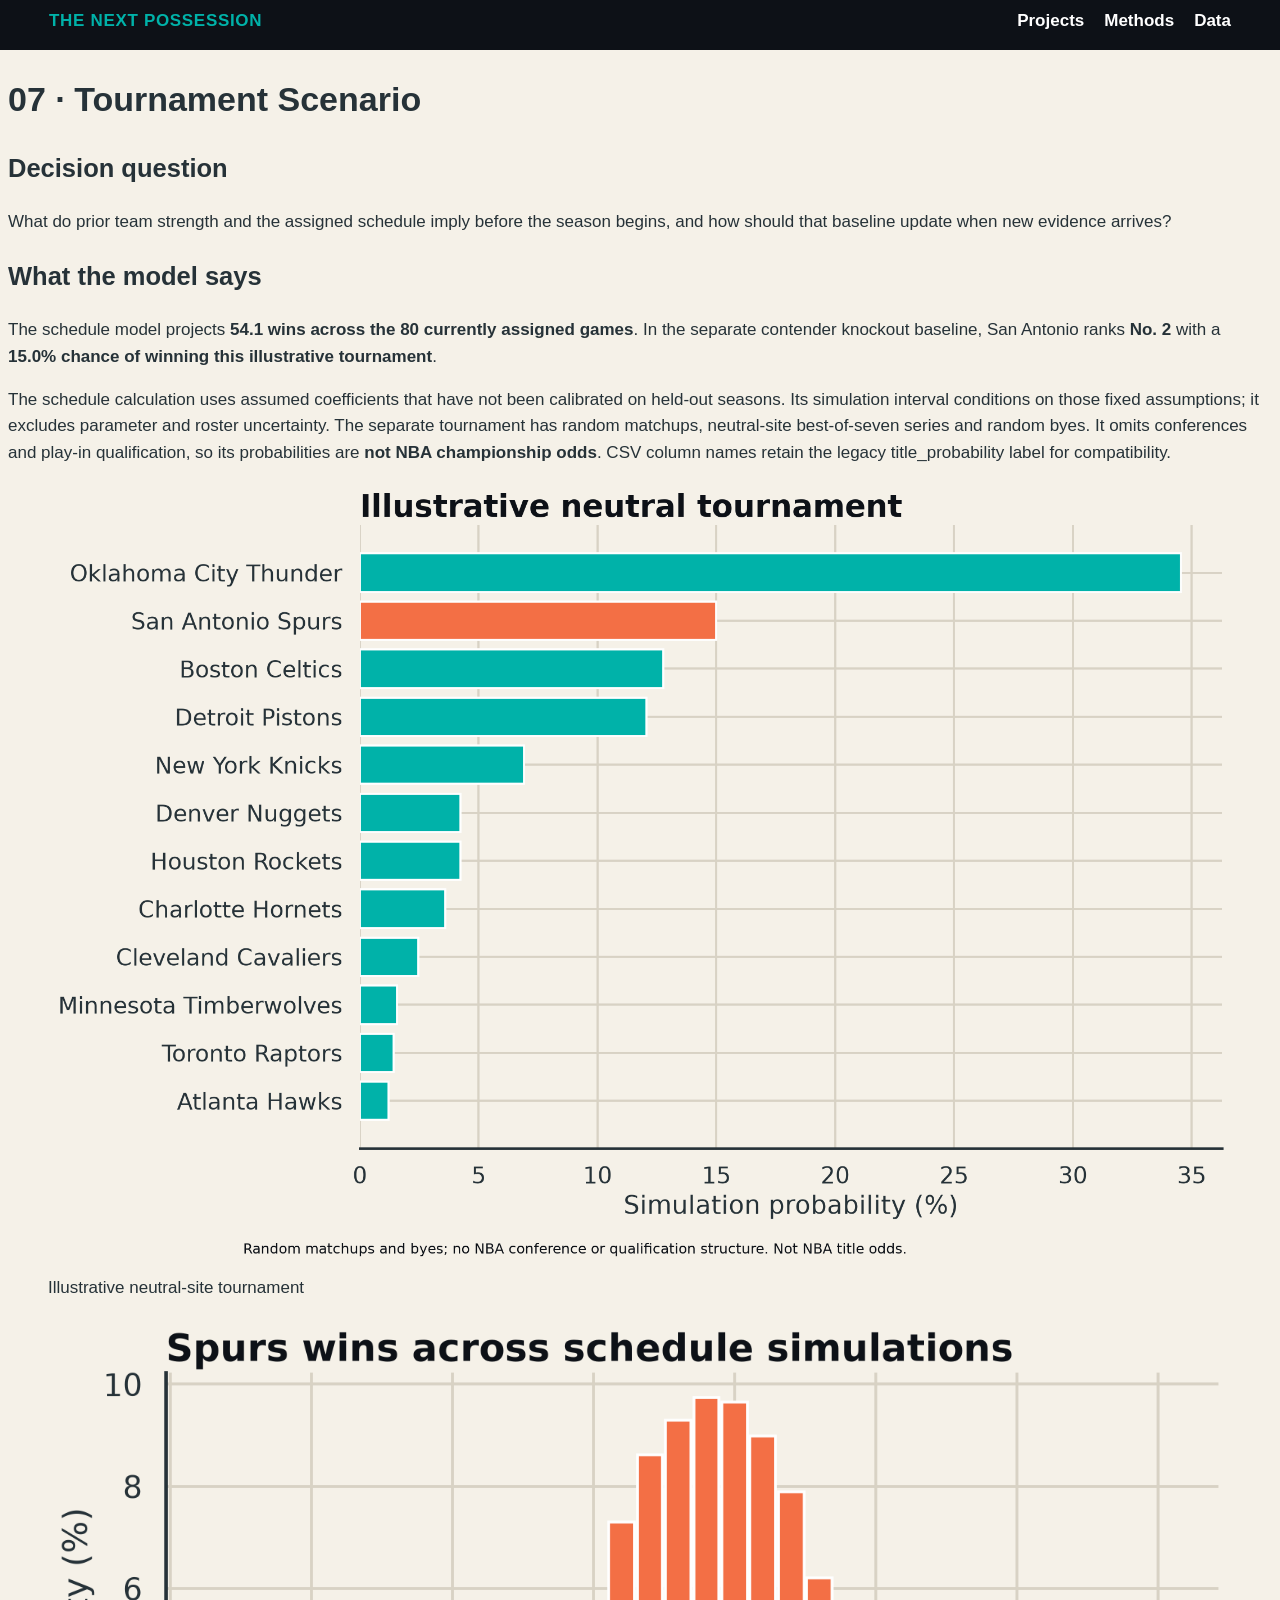
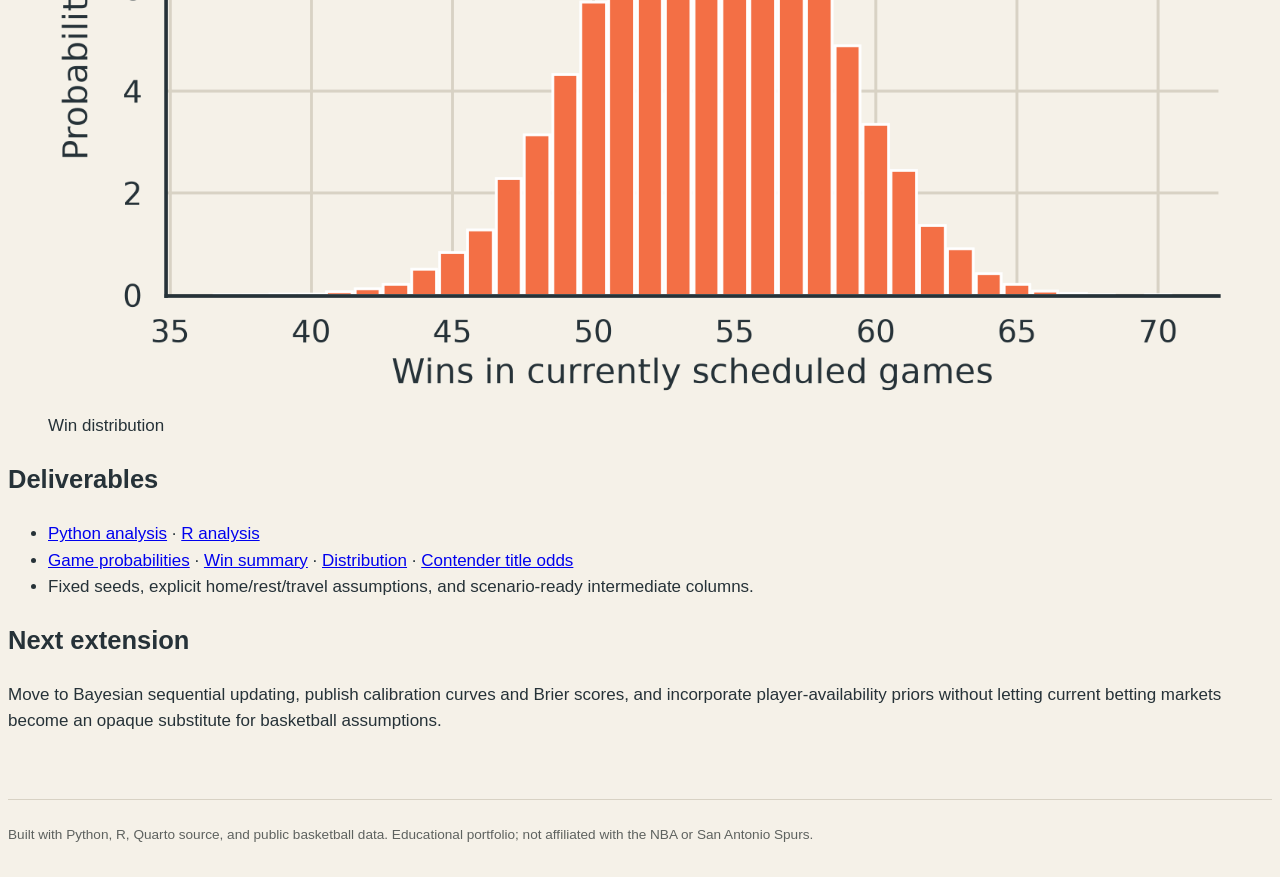
<file: docs/projects/07_title_odds/index.html>
<!DOCTYPE html>
<html xmlns="http://www.w3.org/1999/xhtml">
<head>
  <meta charset="utf-8" />
  <meta name="generator" content="pandoc 3.10" />
  <meta name="viewport" content="width=device-width, initial-scale=1.0, user-scalable=yes" />
  <title>07 · Tournament Scenario</title>
  <style>
    /* Default styles provided by pandoc.
    ** See https://pandoc.org/MANUAL.html#variables-for-html for config info.
    */
    span.smallcaps{font-variant: small-caps;}
    div.columns{display: flex; gap: 1.5em;}
    div.column{flex: auto;}
    @media screen {
    div.columns{gap: min(4vw, 1.5em);}
    div.column{overflow-x: auto;}
    }
    div.hanging-indent{margin-left: 1.5em; text-indent: -1.5em;}
    /* The extra [class] is a hack that increases specificity enough to
       override a similar rule in reveal.js */
    ul.task-list[class]{list-style: none;}
    ul.task-list li input[type="checkbox"] {
      font-size: inherit;
      width: 0.8em;
      margin: 0 0.8em 0.2em -1.6em;
      vertical-align: middle;
    }
    .display.math{display: block; text-align: center; margin: 0.5rem auto;}
  </style>
  <link rel="stylesheet" href="../../assets/styles.css" />
</head>
<body>
<nav class="fallback-nav">
<a class="brand" href="../../index.html">THE NEXT POSSESSION</a>
<a href="../../index.html#explore-the-portfolio">Projects</a>
<a href="../../methodology.html">Methods</a>
<a href="../../data.html">Data</a>
</nav>
<h1 id="tournament-scenario">07 · Tournament Scenario</h1>
<h2 id="decision-question">Decision question</h2>
<p>What do prior team strength and the assigned schedule imply before
the season begins, and how should that baseline update when new evidence
arrives?</p>
<h2 id="what-the-model-says">What the model says</h2>
<p>The schedule model projects <strong>54.1 wins across the 80 currently
assigned games</strong>. In the separate contender knockout baseline,
San Antonio ranks <strong>No. 2</strong> with a <strong>15.0% chance of
winning this illustrative tournament</strong>.</p>
<p>The schedule calculation uses assumed coefficients that have not been
calibrated on held-out seasons. Its simulation interval conditions on
those fixed assumptions; it excludes parameter and roster uncertainty.
The separate tournament has random matchups, neutral-site best-of-seven
series and random byes. It omits conferences and play-in qualification,
so its probabilities are <strong>not NBA championship odds</strong>. CSV
column names retain the legacy title_probability label for
compatibility.</p>
<figure>
<img src="../../assets/07_title_odds.png"
alt="Illustrative neutral-site tournament" />
<figcaption aria-hidden="true">Illustrative neutral-site
tournament</figcaption>
</figure>
<figure>
<img src="../../assets/07_win_distribution.png"
alt="Win distribution" />
<figcaption aria-hidden="true">Win distribution</figcaption>
</figure>
<h2 id="deliverables">Deliverables</h2>
<ul>
<li><a href="analysis.py">Python analysis</a> · <a href="analysis.R">R
analysis</a></li>
<li><a href="game_win_probabilities.csv">Game probabilities</a> · <a
href="schedule_simulation_summary.csv">Win summary</a> · <a
href="win_distribution.csv">Distribution</a> · <a
href="contender_title_odds.csv">Contender title odds</a></li>
<li>Fixed seeds, explicit home/rest/travel assumptions, and
scenario-ready intermediate columns.</li>
</ul>
<h2 id="next-extension">Next extension</h2>
<p>Move to Bayesian sequential updating, publish calibration curves and
Brier scores, and incorporate player-availability priors without letting
current betting markets become an opaque substitute for basketball
assumptions.</p>
<footer class="fallback-footer">Built with Python, R, Quarto source, and public basketball data. Educational portfolio; not affiliated with the NBA or San Antonio Spurs.</footer>
</body>
</html>
</file>
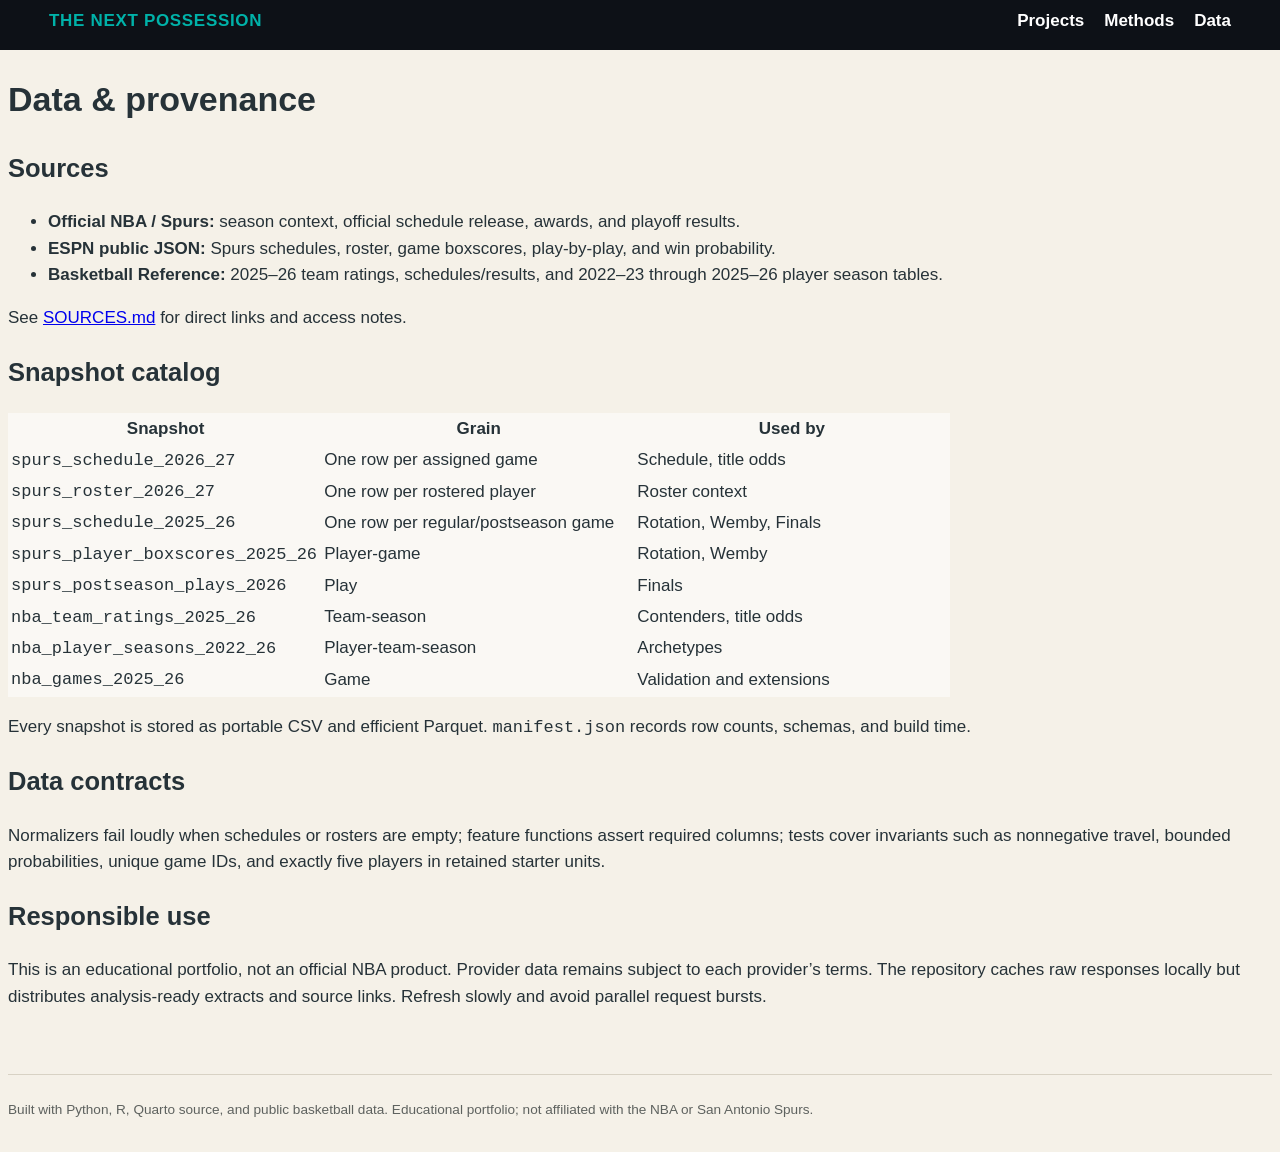
<file: docs/data.html>
<!DOCTYPE html>
<html xmlns="http://www.w3.org/1999/xhtml">
<head>
  <meta charset="utf-8" />
  <meta name="generator" content="pandoc 3.10" />
  <meta name="viewport" content="width=device-width, initial-scale=1.0, user-scalable=yes" />
  <title>Data &amp; provenance</title>
  <style>
    /* Default styles provided by pandoc.
    ** See https://pandoc.org/MANUAL.html#variables-for-html for config info.
    */
    span.smallcaps{font-variant: small-caps;}
    div.columns{display: flex; gap: 1.5em;}
    div.column{flex: auto;}
    @media screen {
    div.columns{gap: min(4vw, 1.5em);}
    div.column{overflow-x: auto;}
    }
    div.hanging-indent{margin-left: 1.5em; text-indent: -1.5em;}
    /* The extra [class] is a hack that increases specificity enough to
       override a similar rule in reveal.js */
    ul.task-list[class]{list-style: none;}
    ul.task-list li input[type="checkbox"] {
      font-size: inherit;
      width: 0.8em;
      margin: 0 0.8em 0.2em -1.6em;
      vertical-align: middle;
    }
    .display.math{display: block; text-align: center; margin: 0.5rem auto;}
  </style>
  <link rel="stylesheet" href="assets/styles.css" />
</head>
<body>
<nav class="fallback-nav">
<a class="brand" href="index.html">THE NEXT POSSESSION</a>
<a href="index.html#explore-the-portfolio">Projects</a>
<a href="methodology.html">Methods</a>
<a href="data.html">Data</a>
</nav>
<h1 id="data-provenance">Data &amp; provenance</h1>
<h2 id="sources">Sources</h2>
<ul>
<li><strong>Official NBA / Spurs:</strong> season context, official
schedule release, awards, and playoff results.</li>
<li><strong>ESPN public JSON:</strong> Spurs schedules, roster, game
boxscores, play-by-play, and win probability.</li>
<li><strong>Basketball Reference:</strong> 2025–26 team ratings,
schedules/results, and 2022–23 through 2025–26 player season
tables.</li>
</ul>
<p>See <a href="SOURCES.md">SOURCES.md</a> for direct links and access
notes.</p>
<h2 id="snapshot-catalog">Snapshot catalog</h2>
<table>
<colgroup>
<col style="width: 33%" />
<col style="width: 33%" />
<col style="width: 33%" />
</colgroup>
<thead>
<tr>
<th>Snapshot</th>
<th>Grain</th>
<th>Used by</th>
</tr>
</thead>
<tbody>
<tr>
<td><code>spurs_schedule_2026_27</code></td>
<td>One row per assigned game</td>
<td>Schedule, title odds</td>
</tr>
<tr>
<td><code>spurs_roster_2026_27</code></td>
<td>One row per rostered player</td>
<td>Roster context</td>
</tr>
<tr>
<td><code>spurs_schedule_2025_26</code></td>
<td>One row per regular/postseason game</td>
<td>Rotation, Wemby, Finals</td>
</tr>
<tr>
<td><code>spurs_player_boxscores_2025_26</code></td>
<td>Player-game</td>
<td>Rotation, Wemby</td>
</tr>
<tr>
<td><code>spurs_postseason_plays_2026</code></td>
<td>Play</td>
<td>Finals</td>
</tr>
<tr>
<td><code>nba_team_ratings_2025_26</code></td>
<td>Team-season</td>
<td>Contenders, title odds</td>
</tr>
<tr>
<td><code>nba_player_seasons_2022_26</code></td>
<td>Player-team-season</td>
<td>Archetypes</td>
</tr>
<tr>
<td><code>nba_games_2025_26</code></td>
<td>Game</td>
<td>Validation and extensions</td>
</tr>
</tbody>
</table>
<p>Every snapshot is stored as portable CSV and efficient Parquet.
<code>manifest.json</code> records row counts, schemas, and build
time.</p>
<h2 id="data-contracts">Data contracts</h2>
<p>Normalizers fail loudly when schedules or rosters are empty; feature
functions assert required columns; tests cover invariants such as
nonnegative travel, bounded probabilities, unique game IDs, and exactly
five players in retained starter units.</p>
<h2 id="responsible-use">Responsible use</h2>
<p>This is an educational portfolio, not an official NBA product.
Provider data remains subject to each provider’s terms. The repository
caches raw responses locally but distributes analysis-ready extracts and
source links. Refresh slowly and avoid parallel request bursts.</p>
<footer class="fallback-footer">Built with Python, R, Quarto source, and public basketball data. Educational portfolio; not affiliated with the NBA or San Antonio Spurs.</footer>
</body>
</html>
</file>
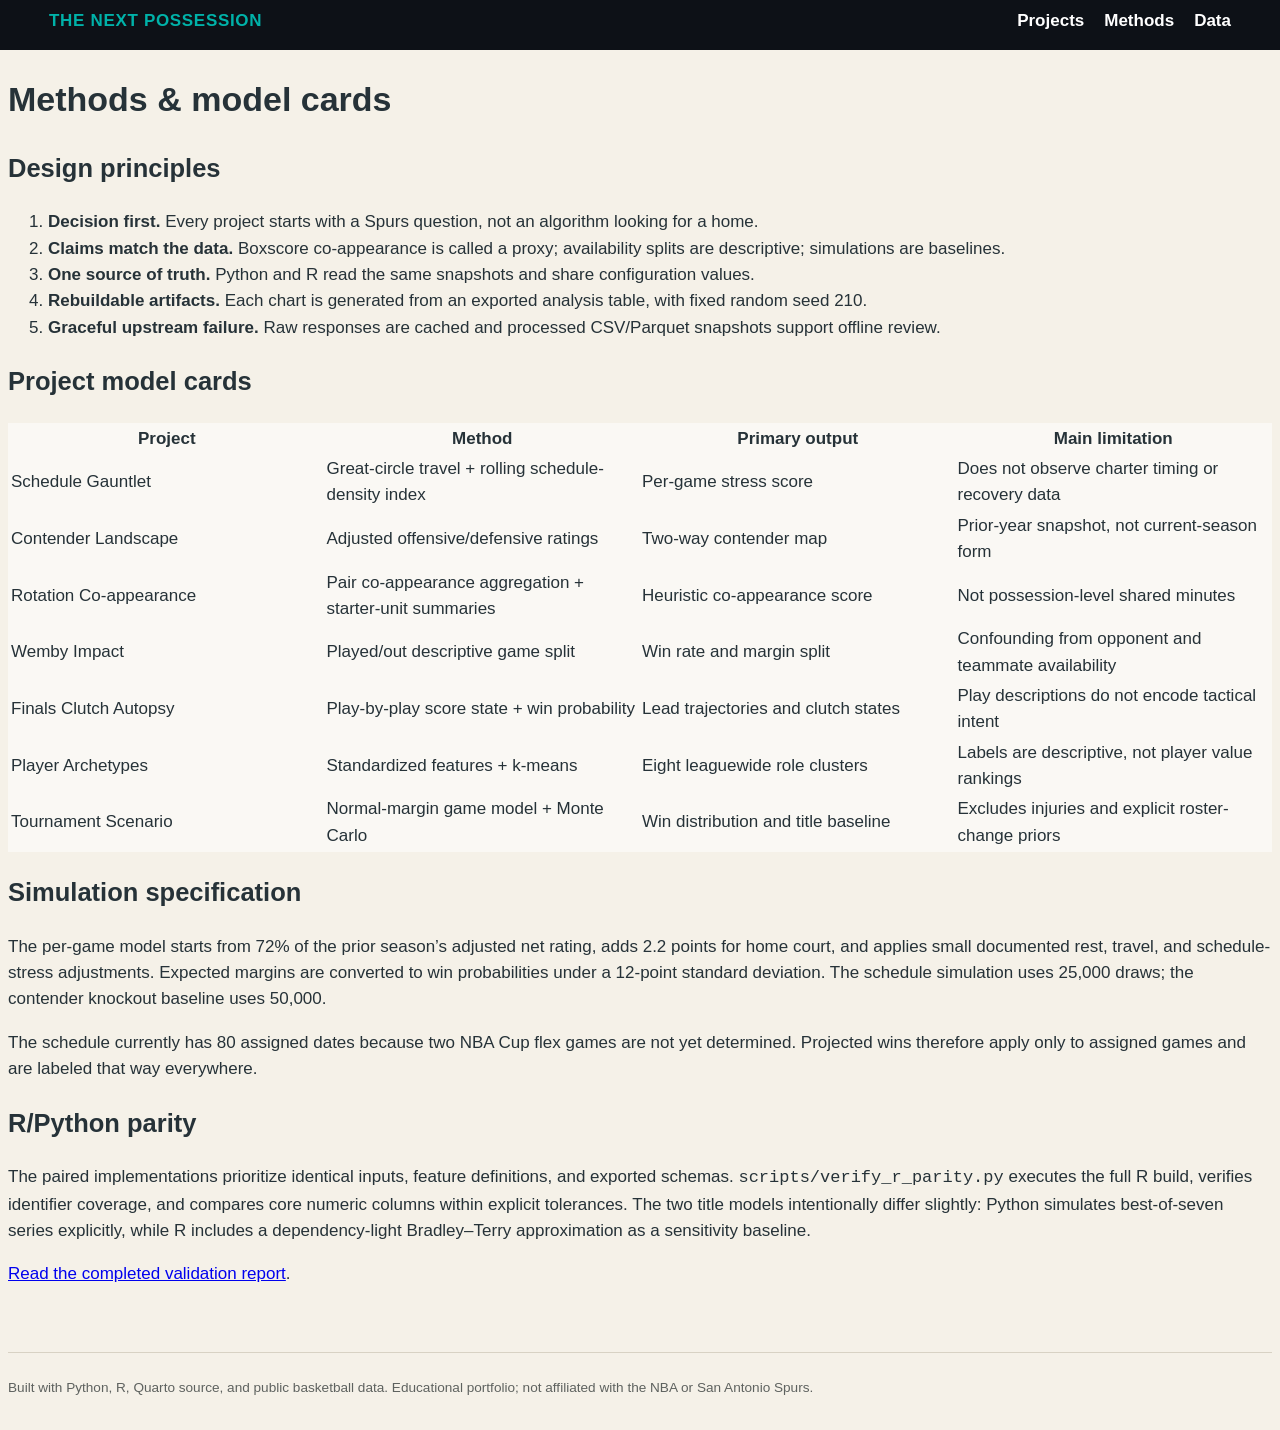
<file: docs/methodology.html>
<!DOCTYPE html>
<html xmlns="http://www.w3.org/1999/xhtml">
<head>
  <meta charset="utf-8" />
  <meta name="generator" content="pandoc 3.10" />
  <meta name="viewport" content="width=device-width, initial-scale=1.0, user-scalable=yes" />
  <title>Methods &amp; model cards</title>
  <style>
    /* Default styles provided by pandoc.
    ** See https://pandoc.org/MANUAL.html#variables-for-html for config info.
    */
    span.smallcaps{font-variant: small-caps;}
    div.columns{display: flex; gap: 1.5em;}
    div.column{flex: auto;}
    @media screen {
    div.columns{gap: min(4vw, 1.5em);}
    div.column{overflow-x: auto;}
    }
    div.hanging-indent{margin-left: 1.5em; text-indent: -1.5em;}
    /* The extra [class] is a hack that increases specificity enough to
       override a similar rule in reveal.js */
    ul.task-list[class]{list-style: none;}
    ul.task-list li input[type="checkbox"] {
      font-size: inherit;
      width: 0.8em;
      margin: 0 0.8em 0.2em -1.6em;
      vertical-align: middle;
    }
    .display.math{display: block; text-align: center; margin: 0.5rem auto;}
  </style>
  <link rel="stylesheet" href="assets/styles.css" />
</head>
<body>
<nav class="fallback-nav">
<a class="brand" href="index.html">THE NEXT POSSESSION</a>
<a href="index.html#explore-the-portfolio">Projects</a>
<a href="methodology.html">Methods</a>
<a href="data.html">Data</a>
</nav>
<h1 id="methods-model-cards">Methods &amp; model cards</h1>
<h2 id="design-principles">Design principles</h2>
<ol type="1">
<li><strong>Decision first.</strong> Every project starts with a Spurs
question, not an algorithm looking for a home.</li>
<li><strong>Claims match the data.</strong> Boxscore co-appearance is
called a proxy; availability splits are descriptive; simulations are
baselines.</li>
<li><strong>One source of truth.</strong> Python and R read the same
snapshots and share configuration values.</li>
<li><strong>Rebuildable artifacts.</strong> Each chart is generated from
an exported analysis table, with fixed random seed 210.</li>
<li><strong>Graceful upstream failure.</strong> Raw responses are cached
and processed CSV/Parquet snapshots support offline review.</li>
</ol>
<h2 id="project-model-cards">Project model cards</h2>
<table>
<colgroup>
<col style="width: 25%" />
<col style="width: 25%" />
<col style="width: 25%" />
<col style="width: 25%" />
</colgroup>
<thead>
<tr>
<th>Project</th>
<th>Method</th>
<th>Primary output</th>
<th>Main limitation</th>
</tr>
</thead>
<tbody>
<tr>
<td>Schedule Gauntlet</td>
<td>Great-circle travel + rolling schedule-density index</td>
<td>Per-game stress score</td>
<td>Does not observe charter timing or recovery data</td>
</tr>
<tr>
<td>Contender Landscape</td>
<td>Adjusted offensive/defensive ratings</td>
<td>Two-way contender map</td>
<td>Prior-year snapshot, not current-season form</td>
</tr>
<tr>
<td>Rotation Co-appearance</td>
<td>Pair co-appearance aggregation + starter-unit summaries</td>
<td>Heuristic co-appearance score</td>
<td>Not possession-level shared minutes</td>
</tr>
<tr>
<td>Wemby Impact</td>
<td>Played/out descriptive game split</td>
<td>Win rate and margin split</td>
<td>Confounding from opponent and teammate availability</td>
</tr>
<tr>
<td>Finals Clutch Autopsy</td>
<td>Play-by-play score state + win probability</td>
<td>Lead trajectories and clutch states</td>
<td>Play descriptions do not encode tactical intent</td>
</tr>
<tr>
<td>Player Archetypes</td>
<td>Standardized features + k-means</td>
<td>Eight leaguewide role clusters</td>
<td>Labels are descriptive, not player value rankings</td>
</tr>
<tr>
<td>Tournament Scenario</td>
<td>Normal-margin game model + Monte Carlo</td>
<td>Win distribution and title baseline</td>
<td>Excludes injuries and explicit roster-change priors</td>
</tr>
</tbody>
</table>
<h2 id="simulation-specification">Simulation specification</h2>
<p>The per-game model starts from 72% of the prior season’s adjusted net
rating, adds 2.2 points for home court, and applies small documented
rest, travel, and schedule-stress adjustments. Expected margins are
converted to win probabilities under a 12-point standard deviation. The
schedule simulation uses 25,000 draws; the contender knockout baseline
uses 50,000.</p>
<p>The schedule currently has 80 assigned dates because two NBA Cup flex
games are not yet determined. Projected wins therefore apply only to
assigned games and are labeled that way everywhere.</p>
<h2 id="rpython-parity">R/Python parity</h2>
<p>The paired implementations prioritize identical inputs, feature
definitions, and exported schemas.
<code>scripts/verify_r_parity.py</code> executes the full R build,
verifies identifier coverage, and compares core numeric columns within
explicit tolerances. The two title models intentionally differ slightly:
Python simulates best-of-seven series explicitly, while R includes a
dependency-light Bradley–Terry approximation as a sensitivity
baseline.</p>
<p><a href="VALIDATION.md">Read the completed validation report</a>.</p>
<footer class="fallback-footer">Built with Python, R, Quarto source, and public basketball data. Educational portfolio; not affiliated with the NBA or San Antonio Spurs.</footer>
</body>
</html>
</file>
<file: docs/assets/styles.css>
:root {
  --spurs-black: #0d1117;
  --spurs-silver: #c4ced4;
  --cream: #f5f1e8;
  --charcoal: #263238;
  --teal: #00b2a9;
  --orange: #f36f45;
}

body {
  background: var(--cream);
  color: var(--charcoal);
  font-family: Inter, ui-sans-serif, -apple-system, BlinkMacSystemFont, "Segoe UI", sans-serif;
  font-size: 17px;
  line-height: 1.55;
}

.fallback-nav {
  display: flex;
  gap: 1.25rem;
  align-items: center;
  padding: 1rem max(1.25rem, calc((100% - 1150px) / 2));
  margin: -1rem -1rem 1rem;
  background: var(--spurs-black);
}

.fallback-nav a {
  color: white;
  text-decoration: none;
  font-weight: 700;
}

.fallback-nav .brand {
  margin-right: auto;
  color: var(--teal);
  letter-spacing: .04em;
}

.fallback-footer {
  margin-top: 4rem;
  padding: 1.5rem 0;
  border-top: 1px solid #d8d2c4;
  color: #5e625f;
  font-size: .85rem;
}

.navbar {
  background: var(--spurs-black) !important;
}

.hero {
  padding: 4.5rem 3rem;
  margin: -1rem -1rem 2rem;
  color: white;
  background:
    radial-gradient(circle at 80% 20%, rgba(0, 178, 169, .35), transparent 25%),
    radial-gradient(circle at 20% 80%, rgba(243, 111, 69, .28), transparent 30%),
    linear-gradient(135deg, #0d1117, #263238);
  border-radius: 0 0 2rem 2rem;
}

.hero h1 {
  font-family: Georgia, "Times New Roman", serif;
  font-size: clamp(3rem, 8vw, 6.4rem);
  line-height: .9;
  letter-spacing: -.05em;
  margin-bottom: 1.25rem;
}

.eyebrow {
  color: var(--teal);
  font-weight: 800;
  text-transform: uppercase;
  letter-spacing: .12em;
}

.project-grid {
  display: grid;
  grid-template-columns: repeat(auto-fit, minmax(250px, 1fr));
  gap: 1rem;
  margin: 2rem 0;
}

.project-card {
  display: block;
  color: inherit;
  text-decoration: none;
  padding: 1.5rem;
  border: 1px solid #d8d2c4;
  border-radius: 1rem;
  background: rgba(255, 255, 255, .55);
  transition: transform .15s ease, box-shadow .15s ease;
}

.project-card:hover {
  color: inherit;
  transform: translateY(-3px);
  box-shadow: 0 12px 28px rgba(13, 17, 23, .10);
}

.project-number {
  color: var(--orange);
  font-size: .85rem;
  font-weight: 800;
  letter-spacing: .1em;
}

.callout-note {
  border-left-color: var(--teal) !important;
}

table {
  background: rgba(255, 255, 255, .55);
}

main, body > header, body > nav#TOC {
  max-width: 1150px;
  margin-left: auto;
  margin-right: auto;
}

img {
  max-width: 100%;
  height: auto;
}
</file>
